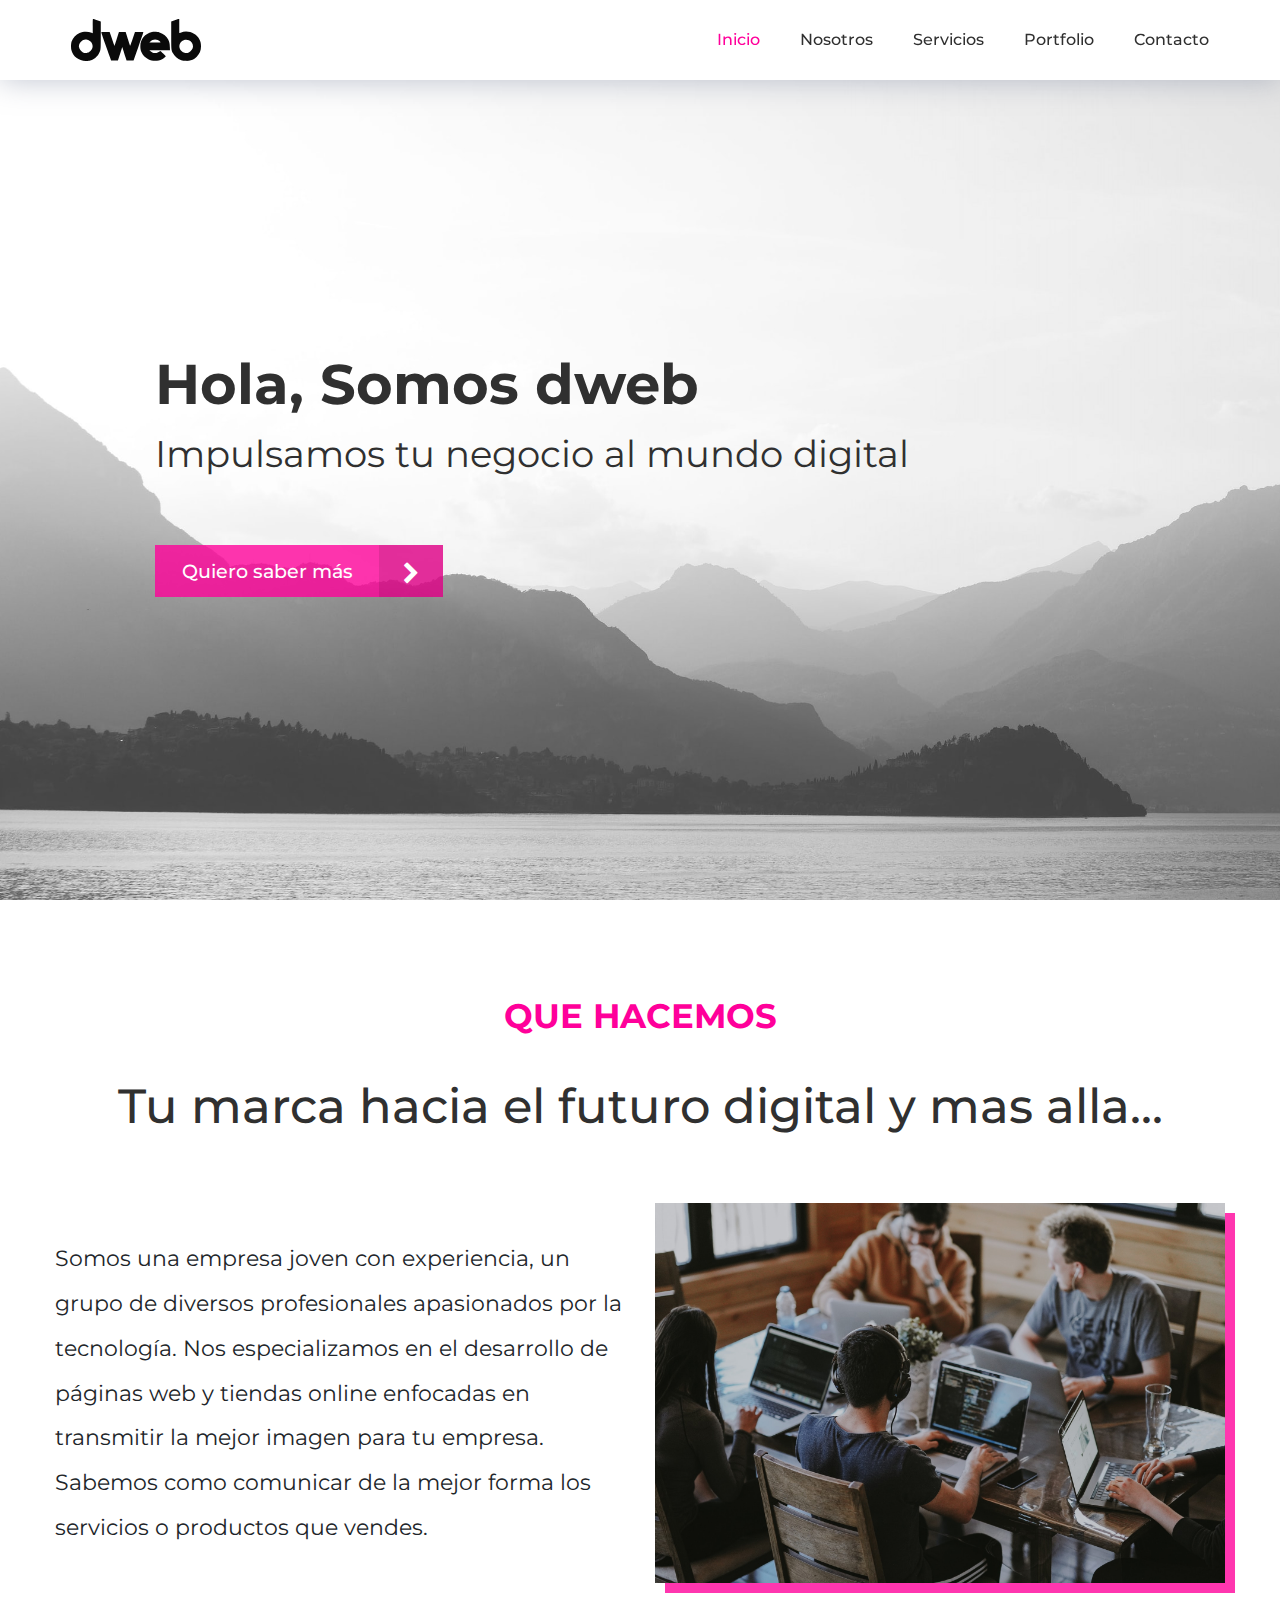
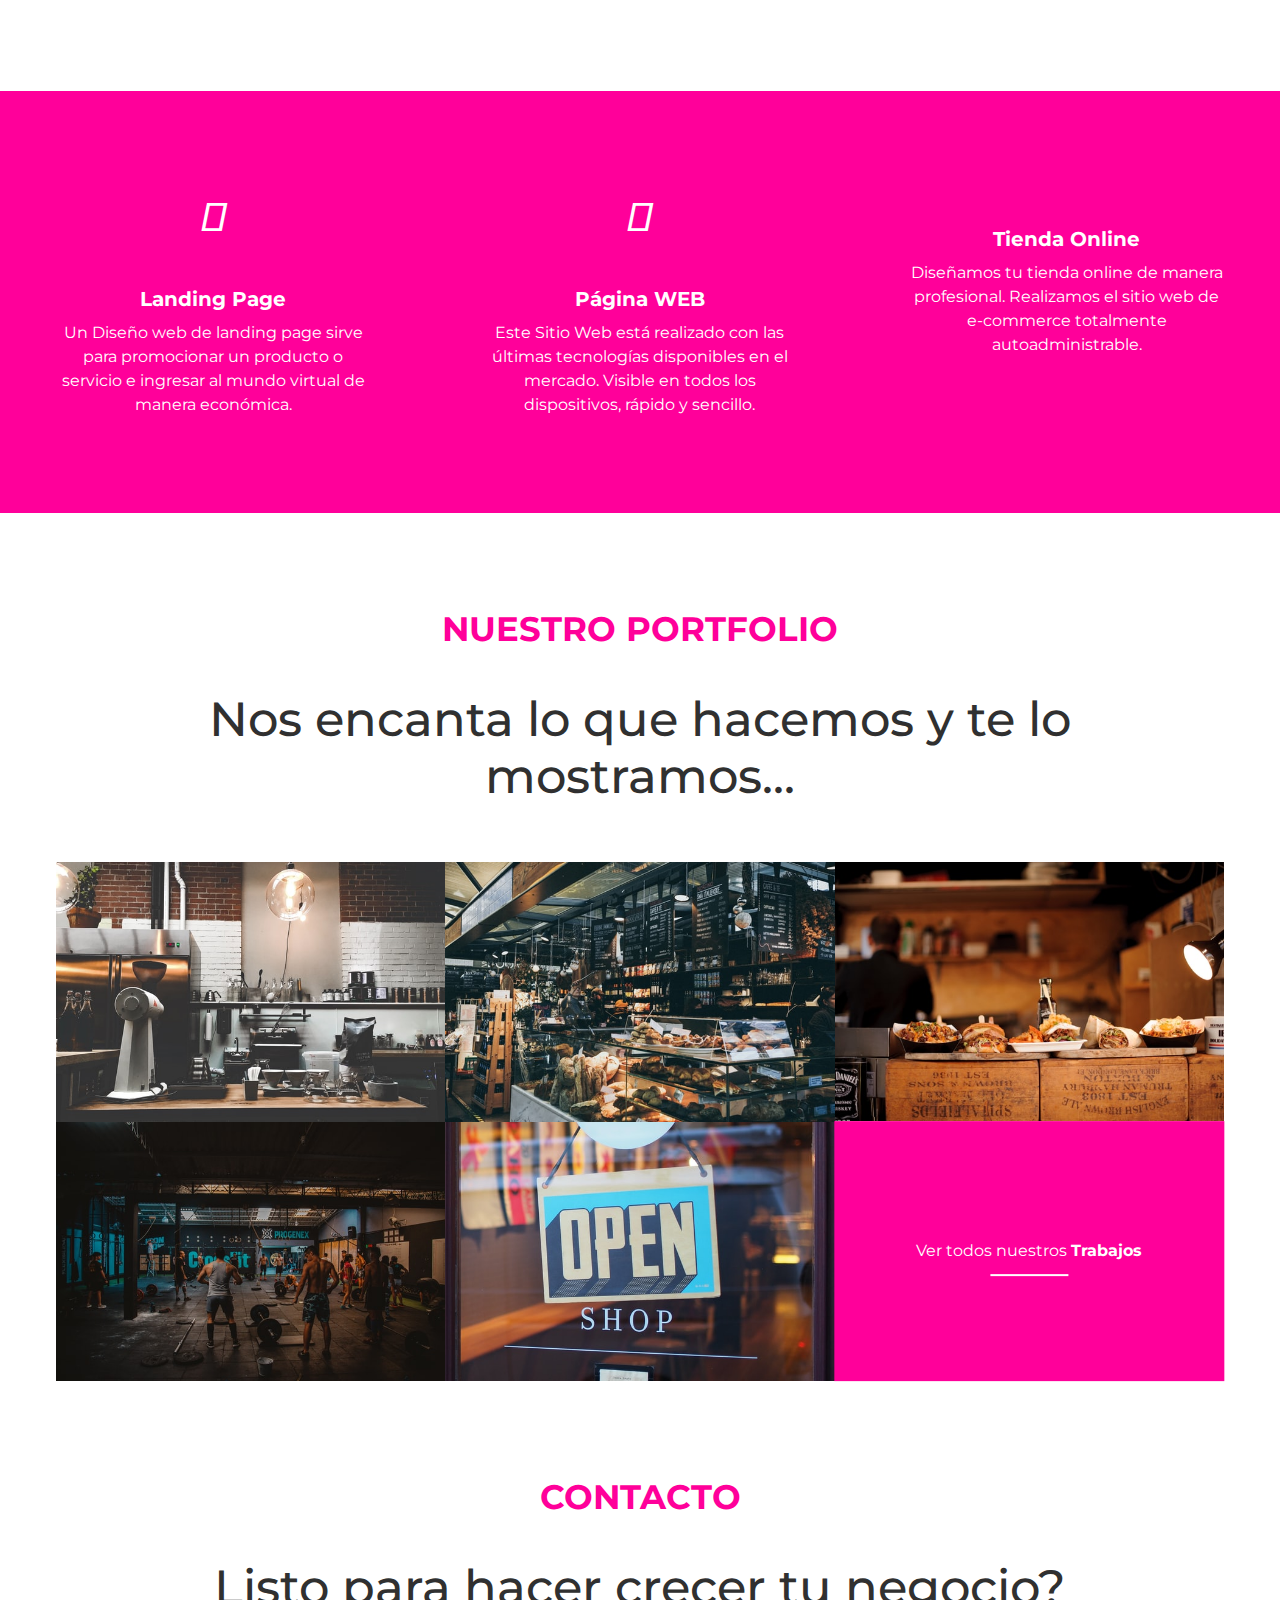
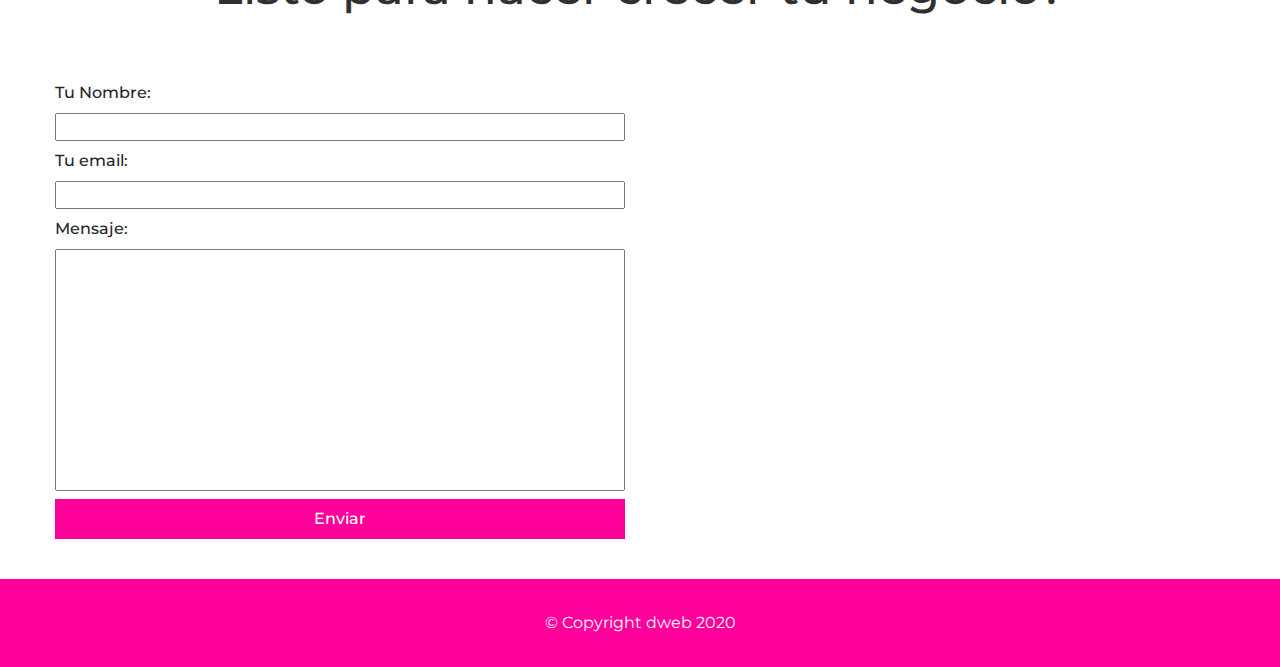
<file: index.html>
<!doctype html>
<html lang="en">

<head>

  <meta name="keywords"
    content="Desarrollo, Diseño, Web, E-commerce, Tienda, Landing, HTML, CSS, JavaScript, Diseño web, Desarrollo web">
  <meta name="description"
    content="En dweb somos apasionados por el desarrollo y queremos ponernos a tu entera disposición para poder llevar tu negocio a un próximo nivel.">

  <!-- Required meta tags -->
  <meta charset="utf-8">
  <meta name="viewport" content="width=device-width, initial-scale=1, shrink-to-fit=no">

  <!-- Bootstrap CSS -->
  <link rel="stylesheet" href="https://stackpath.bootstrapcdn.com/bootstrap/4.5.2/css/bootstrap.min.css"
    integrity="sha384-JcKb8q3iqJ61gNV9KGb8thSsNjpSL0n8PARn9HuZOnIxN0hoP+VmmDGMN5t9UJ0Z" crossorigin="anonymous">

  <!-- FONTAWESOME -->
  <link rel="stylesheet" href="https://use.fontawesome.com/releases/v5.8.1/css/all.css"
    integrity="sha384-50oBUHEmvpQ+1lW4y57PTFmhCaXp0ML5d60M1M7uH2+nqUivzIebhndOJK28anvf" crossorigin="anonymous">
  <link rel="stylesheet" href="https://cdnjs.cloudflare.com/ajax/libs/font-awesome/4.7.0/css/font-awesome.css">

  <!-- CSS -->
  <link rel="stylesheet" href="css/style.css">

  <title>Dweb | Desarrollo Web Profesional</title>
</head>

<body>

  <!-- start nav -->

  <div class="container-fluid">
    <div class="row">
      <div class="icon col">
        <button onclick="openNav(estado)" class="menu-btn" id="menuButton">
          <span class="burger-icon"></span>
        </button>
      </div>
    </div>
    <div id="menu" class="menu row">
      <div class="menu__content col">
        <a class="menu__item menu__item--logo" href="#hero"> <img src="img/logo.svg" alt=""></a>
        <a class="menu__item menu__item--link menu__item--active" href="#hero">Inicio</a>
        <a class="menu__item menu__item--link" href="conocenos.html">Nosotros</a>
        <a class="menu__item menu__item--link" href="servicios.html">Servicios</a>
        <a class="menu__item menu__item--link" href="portfolio.html">Portfolio</a>
        <a class="menu__item menu__item--link" href="contacto.html">Contacto</a>
        <p class="menu__item menu__item--p">Para nosotros desarrollar no es solo entregar y cumplir con los tiempos, es
          llevar tu idea a un siguiente nivel</p>
        <div class="menu__item menu__item--icon">
          <a href="#"> <i class=" fab fa-facebook-f"></i> </a>
          <a href="#"> <i class=" fab fa-instagram"></i> </a>
          <a href="#"> <i class=" fab fa-twitter"></i> </a>
        </div>
      </div>
    </div>
  </div>

  <!-- end nav -->

  <!-- start hero -->

  <div class="hero container-fluid" id="hero">
    <div class="row">
      <div class="hero__content col">
        <h1>Hola, Somos dweb</h1>
        <p>Impulsamos tu negocio al mundo digital</p>
        <a href="conocenos.html" class="hero__button">Quiero saber más<span></span></a>
      </div>
    </div>
  </div>

  <!-- end hero -->

  <!-- start about -->

  <div class="about container-fluid" id="about">
    <div class="row text-center text-uppercase">
      <div class="col">
        <h3>que hacemos</h3>
      </div>
    </div>
    <div class="row text-center">
      <div class="col">
        <h4>Tu marca hacia el futuro digital y mas alla...</h4>
      </div>
    </div>
    <div class="row--content row">
      <div class="about__content col-12 col-lg-6">
        <p>Somos una empresa joven con experiencia, un grupo de diversos profesionales apasionados por la tecnología.
          Nos especializamos en el desarrollo de páginas web y tiendas online enfocadas en transmitir la mejor imagen
          para tu empresa. Sabemos como comunicar de la mejor forma los servicios o productos que vendes.</p>

      </div>
      <div class="about__content col-12 col-lg-6">
        <img src="img/about.jpg" class="img-fluid" alt="">
      </div>
    </div>
  </div>

  <!-- end about -->

  <!-- start services -->

  <div class="services container-fluid" id="services">
    <div class="row">
      <div class="services__content col-12 col-lg-4">
        <div class="services__item">
          <i class="far fa-window-maximize"></i>
          <h5>Landing Page</h5>
          <p>Un Diseño web de landing page sirve para promocionar un producto o servicio e ingresar al
            mundo virtual de manera económica.</p>
        </div>
      </div>
      <div class="services__content col-12 col-lg-4">
        <div class="services__item">
          <i class="far fa-window-restore"></i>
          <h5>Página WEB</h5>
          <p>Este Sitio Web está realizado con las últimas tecnologías disponibles en el mercado. Visible en todos
            los dispositivos, rápido y sencillo.</p>
        </div>
      </div>
      <div class="services__content  col-12 col-lg-4">
        <div class="services__item services__item--nopadding">
          <i class="fas fa-store"></i>
          <h5>Tienda Online</h5>
          <p>Diseñamos tu tienda online de manera profesional. Realizamos el sitio web
            de e-commerce totalmente autoadministrable.</p>
        </div>
      </div>
    </div>
  </div>

  <!-- end services -->

  <!-- start portfolio -->

  <div class="portfolio container-fluid" id="portfolio">
    <div class="row text-center text-uppercase">
      <div class="col">
        <h3>nuestro portfolio</h3>
      </div>
    </div>
    <div class="row text-center">
      <div class="col">
        <h4>Nos encanta lo que hacemos y te lo mostramos...</h4>
      </div>
    </div>
    <div class="portfolio__galery row">
      <div class="portfolio__item col-12 col-sm-6 col-lg-4">
        <img src="img/cafe.jpg" class="portfolio__img img-fluid" alt="">
        <div class="portfolio__text">
          <p>Sistema web para <span>Tienda de Cafe.</span></p>
        </div>
      </div>
      <div class="portfolio__item col-12 col-sm-6 col-lg-4">
        <img src="img/bakery.jpg" class="portfolio__img img-fluid" alt="">
        <div class="portfolio__text">
          <p>Landing Page para <span>La Catalana.</span></p>
        </div>
      </div>
      <div class="portfolio__item col-12 col-sm-6 col-lg-4">
        <img src="img/food.jpg" class="portfolio__img img-fluid" alt="">
        <div class="portfolio__text">
          <p>Sistema de gestion de pedidos para <span>Rothar BAR.</span></p>
        </div>
      </div>
      <div class="portfolio__item col-12 col-sm-6 col-lg-4">
        <img src="img/gym.jpg" class="portfolio__img img-fluid" alt="">
        <div class="portfolio__text">
          <p>Página Web para <span>Centro de entrenamientos C.A.F</span></p>
        </div>
      </div>
      <div class="portfolio__item col-12 col-sm-6 col-lg-4">
        <img src="img/shop.jpg" class="portfolio__img img-fluid" alt="">
        <div class="portfolio__text">
          <p>Tienda Virtual para <span>Cristobal Colon.</span></p>
        </div>
      </div>
      <div class="portfolio__item col-12 col-sm-6 col-lg-4">
        <img src="img/yoga.jpg" class="portfolio__img img-fluid" alt="">
        <a href="portfolio.html" class="portfolio__button">
          <span class="portfolio__button__text">Ver todos nuestros <span>Trabajos</span> </span>
          <span class="portfolio__button__underline"></span>
        </a>
      </div>
    </div>
  </div>

  <!-- end portfolio -->

  <!-- start contact -->

  <div class="contact container-fluid" id="contact">
    <div class="row text-center text-uppercase">
      <div class="col">
        <h3>contacto</h3>
      </div>
    </div>
    <div class="row text-center">
      <div class="col">
        <h4>Listo para hacer crecer tu negocio?</h4>
      </div>
    </div>
    <div class="row">
      <div class=" contact__form col-12 col-md-6">
        <form action="#">
          <label for="name">Tu Nombre:</label>
          <input type="text" id="name">
          <label for="email">Tu email:</label>
          <input type="email" id="email">
          <label for="email">Mensaje:</label>
          <textarea name="" id="email" cols="30" rows="10"></textarea>
          <button class="contact__button" type="submit">Enviar</button>
        </form>
      </div>
      <div class="contact__map col col-md-6">
        <div class="embed-responsive embed-responsive-21by9">
          <iframe class="embed-responsive-item"
            src="https://www.google.com/maps/embed?pb=!1m10!1m8!1m3!1d13104.911758758271!2d-58.4287612!3d-34.8002068!3m2!1i1024!2i768!4f13.1!5e0!3m2!1ses!2sar!4v1595967745050!5m2!1ses!2sar"
            frameborder="0" style="border:0;" allowfullscreen="" aria-hidden="false" tabindex="0"></iframe>
        </div>
      </div>
    </div>
  </div>

  <!-- end contact -->

  <!-- start footer -->

  <div class="footer container-fluid">
    <div class="row">
      <div class="col">
        <p>© Copyright dweb 2020</p>
      </div>
    </div>
  </div>

  <!-- end footer -->










  <!-- Optional JavaScript -->

  <script>
    //Function button menu SCROLL

    window.onscroll = function () {
      scrollFunction()
    };

    function scrollFunction() {
      if (document.body.scrollTop > 100 || document.documentElement.scrollTop > 100) {
        document.getElementById("menuButton").style.background = "#FFFFFF";
        document.getElementById("menuButton").style.transition = "all 2s";


      } else {
        document.getElementById("menuButton").style.background = "transparent";
        document.getElementById("menuButton").style.transition = "all 2s";
      }
    }

    //query para corregir error en menu

    function myFunction(x) {
      if (x.matches) {
        document.getElementById("menu").style.transform = "translateX(0)";
        document.getElementById("menuButton").style.display = "none";
        document.getElementById("menu").style.boxShadow = "0px 0px 30px rgba(127, 137, 161, 0.5)";
        document.getElementById("menu").style.transition = "transform 0s";

      } else {
        document.getElementById("menu").style.transform = "translateX(-250px)";
        document.getElementById("menuButton").style.display = "inline-block";
        document.getElementById("menu").style.boxShadow = "none";
        document.getElementById("menu").style.transition = "transform 0s";
      }
    }

    var x = window.matchMedia("(min-width: 992px)")
    myFunction(x)
    x.addListener(myFunction)

    // Animacion burger button

    var menuButton = document.getElementById('menuButton');
    menuButton.addEventListener('click', function (e) {
      menuButton.classList.toggle('is-active');
      e.preventDefault();
    });

    //Function open&close menu

    window.estado = 0;

    function openNav(estado) {
      if (estado == 0) {
        document.getElementById("menu").style.transform = "translateX(0)";
        document.getElementById("menu").style.boxShadow = "0px 0px 30px rgba(127, 137, 161, 0.5)";
        document.getElementById("menu").style.transition = "all 1s";

        window.estado++;
      } else if (estado == 1) {
        document.getElementById("menu").style.transform = "translateX(-250px)";
        document.getElementById("menu").style.boxShadow = "none";
        document.getElementById("menu").style.transition = "all 1s";
        window.estado--;
      }
    }
  </script>


  <!-- jQuery first, then Popper.js, then Bootstrap JS -->
  <script src="https://code.jquery.com/jquery-3.5.1.slim.min.js"
    integrity="sha384-DfXdz2htPH0lsSSs5nCTpuj/zy4C+OGpamoFVy38MVBnE+IbbVYUew+OrCXaRkfj" crossorigin="anonymous">
  </script>
  <script src="https://cdn.jsdelivr.net/npm/popper.js@1.16.1/dist/umd/popper.min.js"
    integrity="sha384-9/reFTGAW83EW2RDu2S0VKaIzap3H66lZH81PoYlFhbGU+6BZp6G7niu735Sk7lN" crossorigin="anonymous">
  </script>
  <script src="https://stackpath.bootstrapcdn.com/bootstrap/4.5.2/js/bootstrap.min.js"
    integrity="sha384-B4gt1jrGC7Jh4AgTPSdUtOBvfO8shuf57BaghqFfPlYxofvL8/KUEfYiJOMMV+rV" crossorigin="anonymous">
  </script>
</body>

</html>
</file>
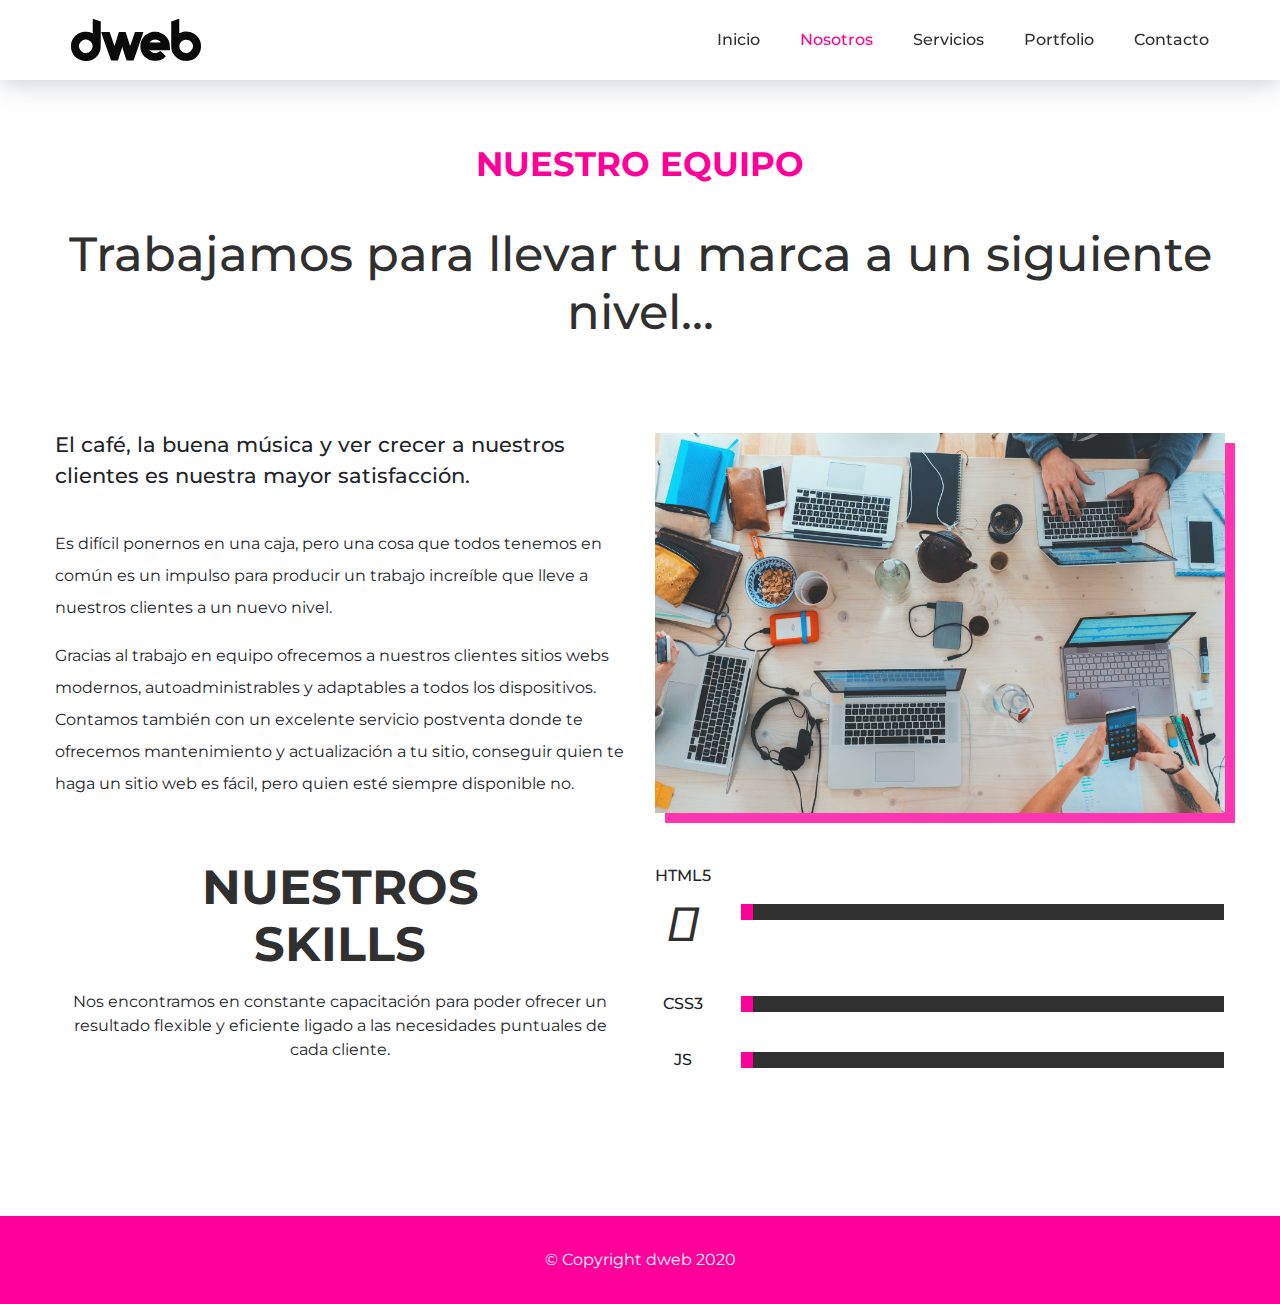
<file: conocenos.html>
<!doctype html>
<html lang="en">

<head>

  <meta name="keywords"
    content="Desarrollo, Diseño, Web, E-commerce, Tienda, Landing, HTML, CSS, JavaScript, Diseño web, Desarrollo web">
  <meta name="description"
    content="Somos una empresa joven de desarrollo web con experiencia, compromiso y estamos en constante capacitación para poder brindarte la mejor solución a tu negocio.">

  <!-- Required meta tags -->
  <meta charset="utf-8">
  <meta name="viewport" content="width=device-width, initial-scale=1, shrink-to-fit=no">

  <!-- Bootstrap CSS -->
  <link rel="stylesheet" href="https://stackpath.bootstrapcdn.com/bootstrap/4.5.2/css/bootstrap.min.css"
    integrity="sha384-JcKb8q3iqJ61gNV9KGb8thSsNjpSL0n8PARn9HuZOnIxN0hoP+VmmDGMN5t9UJ0Z" crossorigin="anonymous">

  <!-- FONTAWESOME -->
  <link rel="stylesheet" href="https://use.fontawesome.com/releases/v5.8.1/css/all.css"
    integrity="sha384-50oBUHEmvpQ+1lW4y57PTFmhCaXp0ML5d60M1M7uH2+nqUivzIebhndOJK28anvf" crossorigin="anonymous">
  <link rel="stylesheet" href="https://cdnjs.cloudflare.com/ajax/libs/font-awesome/4.7.0/css/font-awesome.css">

  <!-- CSS -->
  <link rel="stylesheet" href="css/style.css">

  <title>Dweb | Nuestro Equipo</title>
</head>

<body>

  <!-- start nav -->

  <div class="container-fluid">
    <div class="row">
      <div class="icon col">
        <button onclick="openNav(estado)" class="menu-btn" id="menuButton">
          <span class="burger-icon"></span>
        </button>
      </div>
    </div>
    <div id="menu" class="menu row">
      <div class="menu__content col">
        <a class="menu__item menu__item--logo" href="index.html#hero"> <img src="img/logo.svg" alt=""></a>
        <a class="menu__item menu__item--link" href="index.html#hero">Inicio</a>
        <a class="menu__item menu__item--link menu__item--active" href="conocenos.html">Nosotros</a>
        <a class="menu__item menu__item--link" href="servicios.html">Servicios</a>
        <a class="menu__item menu__item--link" href="portfolio.html">Portfolio</a>
        <a class="menu__item menu__item--link" href="contacto.html">Contacto</a>
        <p class="menu__item menu__item--p">Para nosotros desarrollar no es solo entregar y cumplir con los tiempos, es
          llevar tu idea a un siguiente nivel</p>
        <div class="menu__item menu__item--icon">
          <a href="#"> <i class=" fab fa-facebook-f"></i> </a>
          <a href="#"> <i class=" fab fa-instagram"></i> </a>
          <a href="#"> <i class=" fab fa-twitter"></i> </a>
        </div>
      </div>
    </div>
  </div>

  <!-- end nav -->

  <!-- start knowus -->

  <div class="know__us container-fluid">
    <div class="row text-center text-uppercase">
      <div class="col">
        <h3>Nuestro Equipo</h3>
      </div>
    </div>
    <div class="row text-center">
      <div class="col">
        <h4>Trabajamos para llevar tu marca a un siguiente nivel...</h4>
      </div>
    </div>

    <div class="row">
      <div class="know__us__content col-12 col-lg-5 col-xl-6">

        <p class="know__us__content__ptitle">El café, la buena música y ver crecer a nuestros clientes es nuestra mayor
          satisfacción.</p>

        <p class="know__us__content__p1">Es difícil ponernos en una caja, pero una cosa que todos tenemos en común es un
          impulso para producir un trabajo increíble que lleve a nuestros clientes a un nuevo nivel.</p>

        <p class="know__us__content__p2"> Gracias al trabajo en equipo ofrecemos a nuestros clientes sitios webs
          modernos, autoadministrables y adaptables a todos los dispositivos. Contamos también con un excelente
          servicio postventa donde te ofrecemos mantenimiento y actualización a tu sitio, conseguir quien te haga un
          sitio web es fácil, pero quien esté siempre disponible no.</p>
      </div>
      <div class="know__us__content col-12 col-lg-7 col-xl-6">
        <img src="img/more.jpg" class="img-fluid" alt="">
      </div>
    </div>

    <div class="row">
      <div class="know__us__skills col-12 col-lg-6">
        <h4>Nuestros skills</h4>
        <p>Nos encontramos en constante capacitación para poder ofrecer un resultado flexible y eficiente ligado a las
          necesidades puntuales de cada cliente. </p>
      </div>
      <div class="know__us__skills col-12 col-lg-6">

        <div class="know__us__skills__bar">
          <div class="know__us__skills__bar__logo">
            <p>HTML5</p>
            <i class="fab fa-html5"></i>
          </div>
          <div class="know__us__skills__bar__progress__bar">
            <span class="bar">
              <span class="progress progressHtml"></span>
            </span>
          </div>
        </div>

        <div class="know__us__skills__bar">
          <div class="know__us__skills__bar__logo">
            <p>CSS3</p>
            <i class="fab fa-css3-alt"></i>
          </div>
          <div class="know__us__skills__bar__progress__bar">
            <span class="bar">
              <span class="progress progressCss"></span>
            </span>
          </div>
        </div>

        <div class="know__us__skills__bar">
          <div class="know__us__skills__bar__logo">
            <p>JS</p>
            <i class="fab fa-js"></i>
          </div>
          <div class="know__us__skills__bar__progress__bar">
            <span class="bar">
              <span class="progress progressJs"></span>
            </span>
          </div>
        </div>

      </div>
    </div>
  </div>

  <!-- end knowus -->

  <!-- start footer -->

  <div class="footer container-fluid">
    <div class="row">
      <div class="col">
        <p>© Copyright dweb 2020</p>
      </div>
    </div>
  </div>

  <!-- end footer -->










  <!-- Optional JavaScript -->

  <script>
    //Function button menu SCROLL

    window.onscroll = function () {
      scrollFunction()
    };

    function scrollFunction() {
      if (document.body.scrollTop > 100 || document.documentElement.scrollTop > 100) {
        document.getElementById("menuButton").style.background = "#FFFFFF";
        document.getElementById("menuButton").style.transition = "all 2s";

      } else {
        document.getElementById("menuButton").style.background = "transparent";
        document.getElementById("menuButton").style.transition = "all 2s";

      }
      if (document.body.scrollTop > 300 || document.documentElement.scrollTop > 300) {
        $(".progressHtml").addClass("progress--html");
        $(".progressCss").addClass("progress--css");
        $(".progressJs").addClass("progress--js");

      } else {
        $(".progressHtml").removeClass("progress--html");
        $(".progressCss").removeClass("progress--css");
        $(".progressJs").removeClass("progress--js");

      }
    }

    //query para corregir error en menu

    function myFunction(x) {
      if (x.matches) {
        document.getElementById("menu").style.transform = "translateX(0)";
        document.getElementById("menuButton").style.display = "none";
        document.getElementById("menu").style.boxShadow = "0px 0px 30px rgba(127, 137, 161, 0.5)";
        document.getElementById("menu").style.transition = "transform 0s";

      } else {
        document.getElementById("menu").style.transform = "translateX(-250px)";
        document.getElementById("menuButton").style.display = "inline-block";
        document.getElementById("menu").style.boxShadow = "none";
        document.getElementById("menu").style.transition = "transform 0s";


      }
    }

    var x = window.matchMedia("(min-width: 992px)")
    myFunction(x)
    x.addListener(myFunction)

    // Animacion burger button

    var menuButton = document.getElementById('menuButton');
    menuButton.addEventListener('click', function (e) {
      menuButton.classList.toggle('is-active');
      e.preventDefault();
    });


    //Function open&close menu

    window.estado = 0;

    function openNav(estado) {
      if (estado == 0) {
        document.getElementById("menu").style.transform = "translateX(0)";
        document.getElementById("menu").style.boxShadow = "0px 0px 30px rgba(127, 137, 161, 0.5)";
        document.getElementById("menu").style.transition = "all 1s";

        window.estado++;
      } else if (estado == 1) {
        document.getElementById("menu").style.transform = "translateX(-250px)";
        document.getElementById("menu").style.boxShadow = "none";
        document.getElementById("menu").style.transition = "all 1s";
        window.estado--;
      }
    }
  </script>


  <!-- jQuery first, then Popper.js, then Bootstrap JS -->
  <script src="https://code.jquery.com/jquery-3.5.1.slim.min.js"
    integrity="sha384-DfXdz2htPH0lsSSs5nCTpuj/zy4C+OGpamoFVy38MVBnE+IbbVYUew+OrCXaRkfj" crossorigin="anonymous">
  </script>
  <script src="https://cdn.jsdelivr.net/npm/popper.js@1.16.1/dist/umd/popper.min.js"
    integrity="sha384-9/reFTGAW83EW2RDu2S0VKaIzap3H66lZH81PoYlFhbGU+6BZp6G7niu735Sk7lN" crossorigin="anonymous">
  </script>
  <script src="https://stackpath.bootstrapcdn.com/bootstrap/4.5.2/js/bootstrap.min.js"
    integrity="sha384-B4gt1jrGC7Jh4AgTPSdUtOBvfO8shuf57BaghqFfPlYxofvL8/KUEfYiJOMMV+rV" crossorigin="anonymous">
  </script>
</body>

</html>
</file>
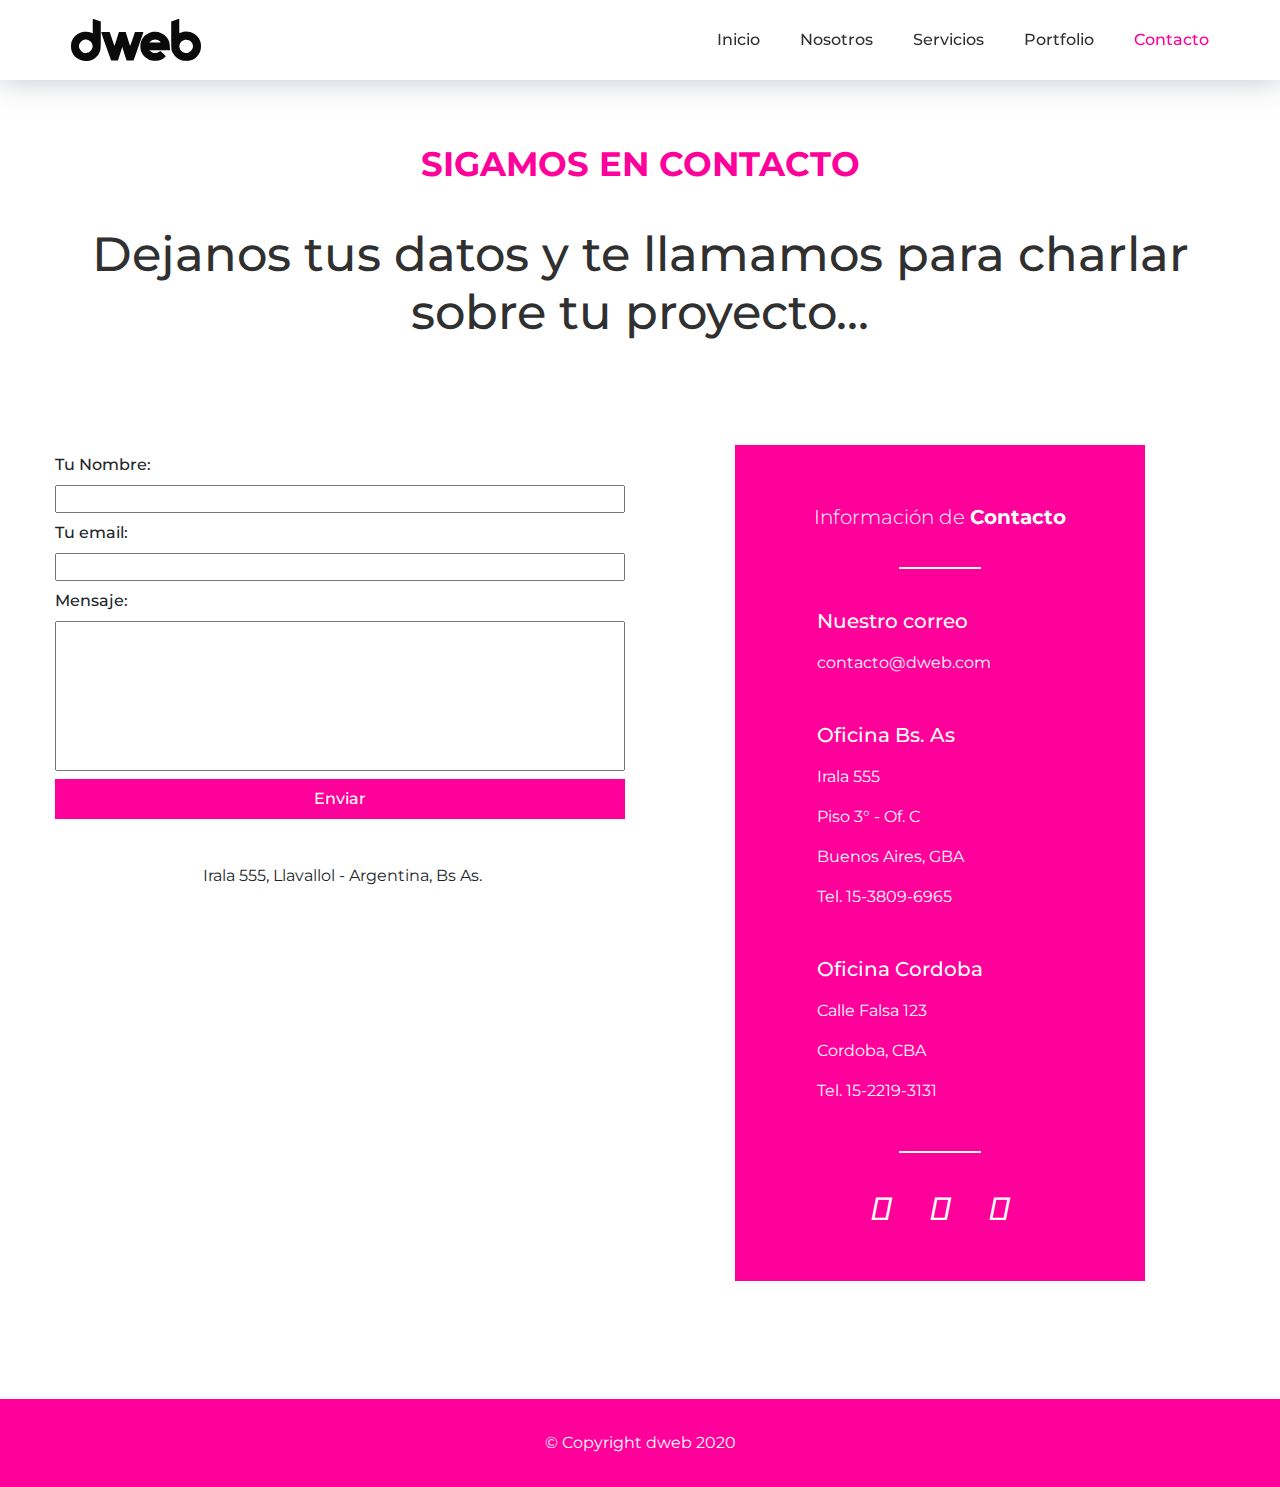
<file: contacto.html>
<!doctype html>
<html lang="en">

<head>

  <meta name="keywords"
    content="Desarrollo, Diseño, Web, E-commerce, Tienda, Landing, HTML, CSS, JavaScript, Diseño web, Desarrollo web">
  <meta name="description"
    content="En dweb somos apasionados por el desarrollo y queremos ponernos a tu entera disposición para hacer realidad tu proyecto. Contactanos">

  <!-- Required meta tags -->
  <meta charset="utf-8">
  <meta name="viewport" content="width=device-width, initial-scale=1, shrink-to-fit=no">

  <!-- Bootstrap CSS -->
  <link rel="stylesheet" href="https://stackpath.bootstrapcdn.com/bootstrap/4.5.2/css/bootstrap.min.css"
    integrity="sha384-JcKb8q3iqJ61gNV9KGb8thSsNjpSL0n8PARn9HuZOnIxN0hoP+VmmDGMN5t9UJ0Z" crossorigin="anonymous">

  <!-- FONTAWESOME -->
  <link rel="stylesheet" href="https://use.fontawesome.com/releases/v5.8.1/css/all.css"
    integrity="sha384-50oBUHEmvpQ+1lW4y57PTFmhCaXp0ML5d60M1M7uH2+nqUivzIebhndOJK28anvf" crossorigin="anonymous">
  <link rel="stylesheet" href="https://cdnjs.cloudflare.com/ajax/libs/font-awesome/4.7.0/css/font-awesome.css">

  <!-- CSS -->
  <link rel="stylesheet" href="css/style.css">

  <title>Dweb | Contacto</title>

</head>

<body>

  <!-- start nav -->

  <div class="container-fluid">
    <div class="row">
      <div class="icon col">
        <button onclick="openNav(estado)" class="menu-btn" id="menuButton">
          <span class="burger-icon"></span>
        </button>
      </div>
    </div>
    <div id="menu" class="menu row">
      <div class="menu__content col">
        <a class="menu__item menu__item--logo" href="index.html#hero"> <img src="img/logo.svg" alt=""></a>
        <a class="menu__item menu__item--link" href="index.html#hero">Inicio</a>
        <a class="menu__item menu__item--link" href="conocenos.html">Nosotros</a>
        <a class="menu__item menu__item--link" href="servicios.html">Servicios</a>
        <a class="menu__item menu__item--link" href="portfolio.html">Portfolio</a>
        <a class="menu__item menu__item--link menu__item--active" href="contacto.html">Contacto</a>
        <p class="menu__item menu__item--p">Para nosotros desarrollar no es solo entregar y cumplir con los tiempos, es
          llevar tu idea a un siguiente nivel</p>
        <div class="menu__item menu__item--icon">
          <a href="#"> <i class=" fab fa-facebook-f"></i> </a>
          <a href="#"> <i class=" fab fa-instagram"></i> </a>
          <a href="#"> <i class=" fab fa-twitter"></i> </a>
        </div>
      </div>
    </div>
  </div>

  <!-- end nav -->

  <!-- start contact -->

  <div class="contact__us container-fluid">
    <div class="row text-center text-uppercase">
      <div class="col">
        <h3>sigamos en contacto</h3>
      </div>
    </div>
    <div class="row text-center">
      <div class="col">
        <h4>Dejanos tus datos y te llamamos para charlar sobre tu proyecto...</h4>
      </div>
    </div>

    <div class="row">
      <div class=" contact__form col-12 col-lg-6">
        <form action="#">
          <label for="name">Tu Nombre:</label>
          <input type="text" id="name">
          <label for="email">Tu email:</label>
          <input type="email" id="email">
          <label for="email">Mensaje:</label>
          <textarea name="" id="email" cols="30" rows="10"></textarea>
          <button class="contact__button" type="submit">Enviar</button>
        </form>

        <div class="contact__map">

          <p> <span><i class="fas fa-map-marker-alt"></i></span> Irala 555, Llavallol - Argentina, Bs As.</p>
          <div class="embed-responsive embed-responsive-21by9">
            <iframe class="embed-responsive-item"
              src="https://www.google.com/maps/embed?pb=!1m10!1m8!1m3!1d13104.911758758271!2d-58.4287612!3d-34.8002068!3m2!1i1024!2i768!4f13.1!5e0!3m2!1ses!2sar!4v1595967745050!5m2!1ses!2sar"
              frameborder="0" style="border:0;" allowfullscreen="" aria-hidden="false" tabindex="0"></iframe>
          </div>
        </div>
      </div>
      <div class="contact__info col-12 col-lg-6">
        <div class="contact__info__container">
          <h5>Información de <span>Contacto</span> </h5>
          <span></span>
          <h5 class="contact__info__title">Nuestro correo</h5>
          <p>contacto@dweb.com</p>
          <h5 class="contact__info__title">Oficina Bs. As</h5>
          <p>Irala 555</p>
          <p>Piso 3° - Of. C</p>
          <p>Buenos Aires, GBA</p>
          <p>Tel. 15-3809-6965</p>
          <h5 class="contact__info__title">Oficina Cordoba</h5>
          <p>Calle Falsa 123</p>
          <p>Cordoba, CBA</p>
          <p class="contact__info--lastitem">Tel. 15-2219-3131</p>
          <span></span>

          <div class="contact__info__link">
            <a href="#"> <i class=" fab fa-facebook-f"></i> </a>
            <a href="#"> <i class=" fab fa-instagram"></i> </a>
            <a href="#"> <i class=" fab fa-twitter"></i> </a>
          </div>

        </div>
      </div>
    </div>
  </div>

  <!-- end contact -->

  <!-- start footer -->

  <div class="footer container-fluid">
    <div class="row">
      <div class="col">
        <p>© Copyright dweb 2020</p>
      </div>
    </div>
  </div>

  <!-- end footer -->










  <!-- Optional JavaScript -->


  <script>
    //Function button menu SCROLL

    window.onscroll = function () {
      scrollFunction()
    };

    function scrollFunction() {
      if (document.body.scrollTop > 100 || document.documentElement.scrollTop > 100) {
        document.getElementById("menuButton").style.background = "#FFFFFF";
        document.getElementById("menuButton").style.transition = "all 2s";

      } else {
        document.getElementById("menuButton").style.background = "transparent";
        document.getElementById("menuButton").style.transition = "all 2s";

      }
    }

    //query para corregir error en menu

    function myFunction(x) {
      if (x.matches) {
        document.getElementById("menu").style.transform = "translateX(0)";
        document.getElementById("menuButton").style.display = "none";
        document.getElementById("menu").style.boxShadow = "0px 0px 30px rgba(127, 137, 161, 0.5)";
        document.getElementById("menu").style.transition = "transform 0s";

      } else {
        document.getElementById("menu").style.transform = "translateX(-250px)";
        document.getElementById("menuButton").style.display = "inline-block";
        document.getElementById("menu").style.boxShadow = "none";
        document.getElementById("menu").style.transition = "transform 0s";
      }
    }

    var x = window.matchMedia("(min-width: 992px)")
    myFunction(x)
    x.addListener(myFunction)

    // Animacion burger button

    var menuButton = document.getElementById('menuButton');
    menuButton.addEventListener('click', function (e) {
      menuButton.classList.toggle('is-active');
      e.preventDefault();
    });


    //Function open&close menu

    window.estado = 0;

    function openNav(estado) {
      if (estado == 0) {
        document.getElementById("menu").style.transform = "translateX(0)";
        document.getElementById("menu").style.boxShadow = "0px 0px 30px rgba(127, 137, 161, 0.5)";
        document.getElementById("menu").style.transition = "all 1s";

        window.estado++;
      } else if (estado == 1) {
        document.getElementById("menu").style.transform = "translateX(-250px)";
        document.getElementById("menu").style.boxShadow = "none";
        document.getElementById("menu").style.transition = "all 1s";
        window.estado--;
      }
    }
  </script>

  <!-- jQuery first, then Popper.js, then Bootstrap JS -->
  <script src="https://code.jquery.com/jquery-3.5.1.slim.min.js"
    integrity="sha384-DfXdz2htPH0lsSSs5nCTpuj/zy4C+OGpamoFVy38MVBnE+IbbVYUew+OrCXaRkfj" crossorigin="anonymous">
  </script>
  <script src="https://cdn.jsdelivr.net/npm/popper.js@1.16.1/dist/umd/popper.min.js"
    integrity="sha384-9/reFTGAW83EW2RDu2S0VKaIzap3H66lZH81PoYlFhbGU+6BZp6G7niu735Sk7lN" crossorigin="anonymous">
  </script>
  <script src="https://stackpath.bootstrapcdn.com/bootstrap/4.5.2/js/bootstrap.min.js"
    integrity="sha384-B4gt1jrGC7Jh4AgTPSdUtOBvfO8shuf57BaghqFfPlYxofvL8/KUEfYiJOMMV+rV" crossorigin="anonymous">
  </script>
</body>

</html>
</file>
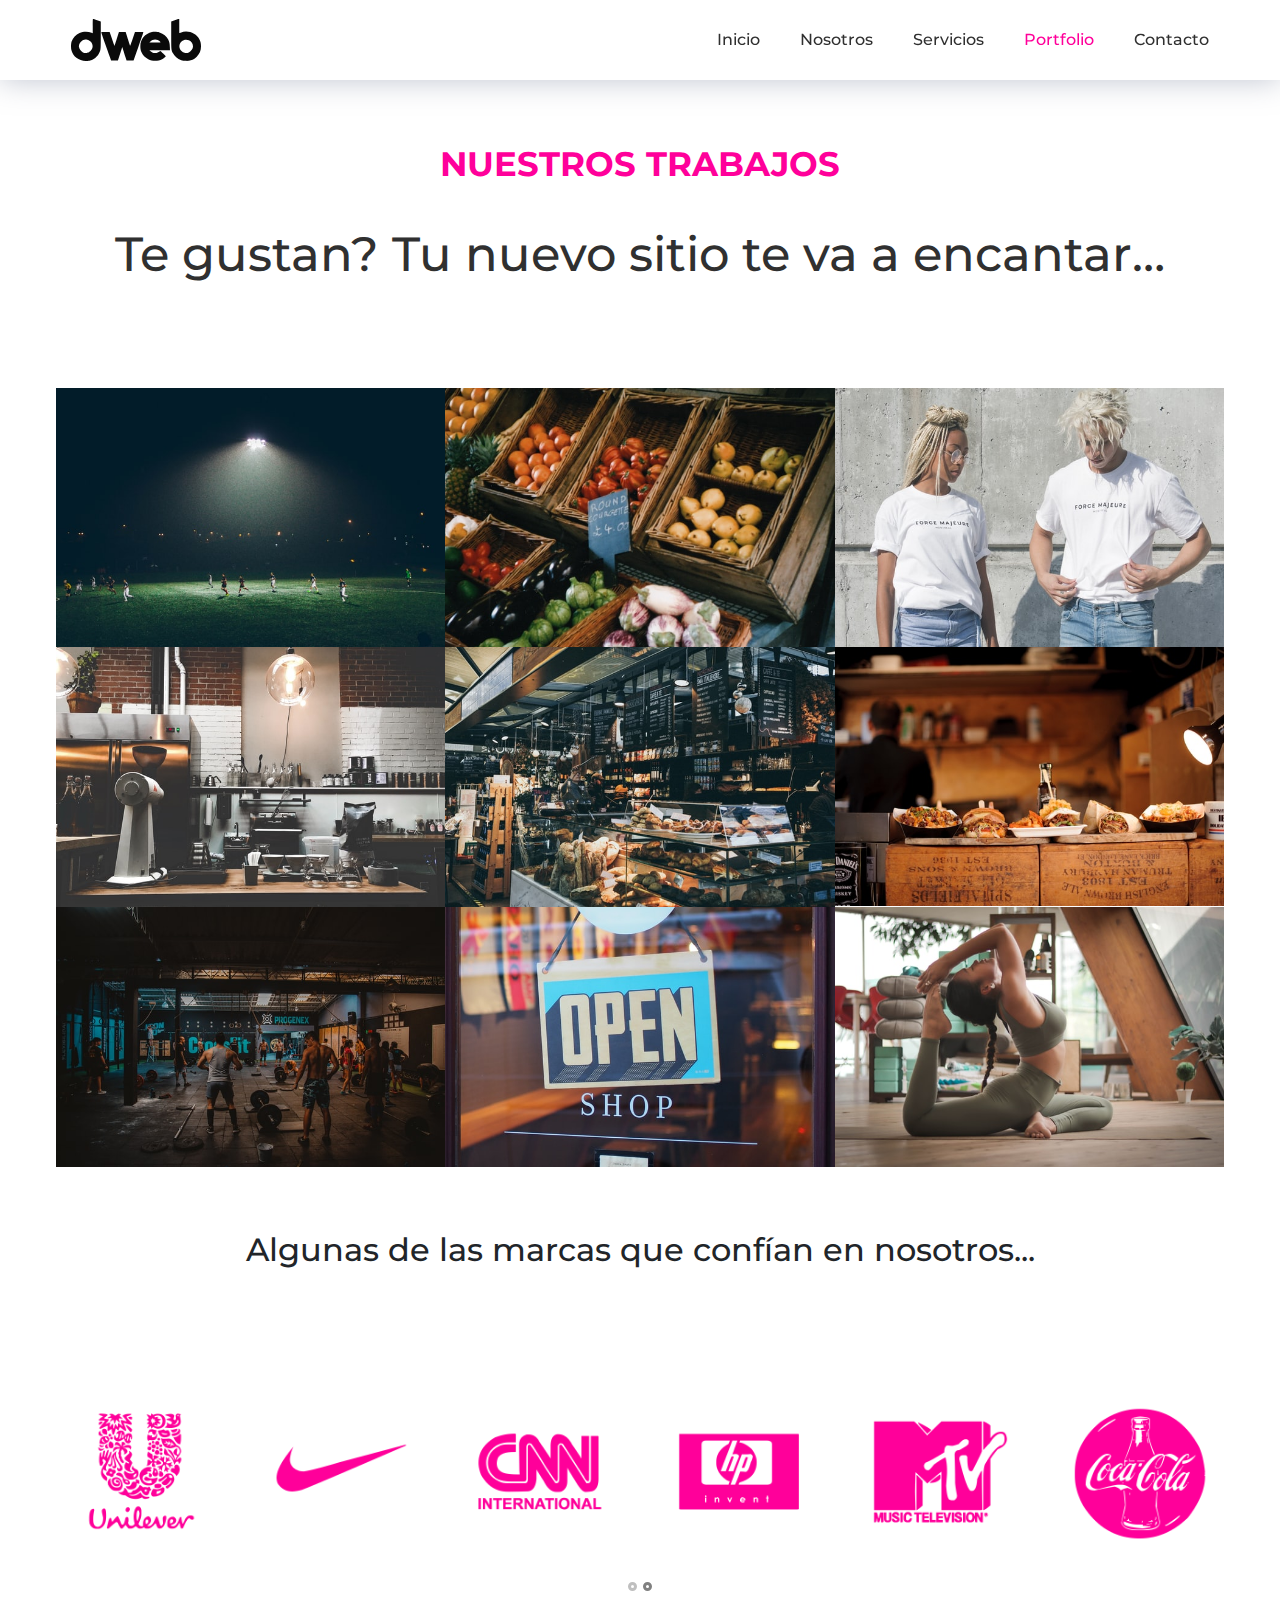
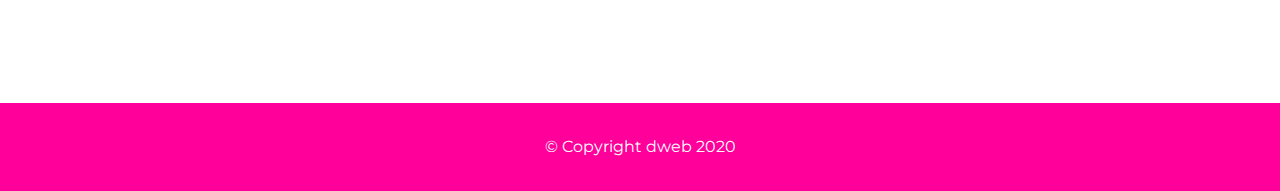
<file: portfolio.html>
<!doctype html>
<html lang="en">

<head>

  <meta name="keywords"
    content="Desarrollo, Diseño, Web, E-commerce, Tienda, Landing, HTML, CSS, JavaScript, Diseño web, Desarrollo web">
  <meta name="description"
    content="Desarrollo web personalizado y adaptado a las necesidades de cada uno de nuestros clientes. Trabajamos con todo tipo de clientes y sectores">

  <!-- Required meta tags -->
  <meta charset="utf-8">
  <meta name="viewport" content="width=device-width, initial-scale=1, shrink-to-fit=no">

  <!-- Bootstrap CSS -->
  <link rel="stylesheet" href="https://stackpath.bootstrapcdn.com/bootstrap/4.5.2/css/bootstrap.min.css"
    integrity="sha384-JcKb8q3iqJ61gNV9KGb8thSsNjpSL0n8PARn9HuZOnIxN0hoP+VmmDGMN5t9UJ0Z" crossorigin="anonymous">

  <!-- FONTAWESOME -->
  <link rel="stylesheet" href="https://use.fontawesome.com/releases/v5.8.1/css/all.css"
    integrity="sha384-50oBUHEmvpQ+1lW4y57PTFmhCaXp0ML5d60M1M7uH2+nqUivzIebhndOJK28anvf" crossorigin="anonymous">
  <link rel="stylesheet" href="https://cdnjs.cloudflare.com/ajax/libs/font-awesome/4.7.0/css/font-awesome.css">

  <!-- CSS -->
  <link rel="stylesheet" href="css/style.css">

  <title>Dweb | Portfolio</title>
</head>

<body>

  <!-- start nav -->

  <div class="container-fluid">
    <div class="row">
      <div class="icon col">
        <button onclick="openNav(estado)" class="menu-btn" id="menuButton">
          <span class="burger-icon"></span>
        </button>
      </div>
    </div>
    <div id="menu" class="menu row">
      <div class="menu__content col">
        <a class="menu__item menu__item--logo" href="index.html#hero"> <img src="img/logo.svg" alt=""></a>
        <a class="menu__item menu__item--link" href="index.html#hero">Inicio</a>
        <a class="menu__item menu__item--link" href="conocenos.html">Nosotros</a>
        <a class="menu__item menu__item--link" href="servicios.html">Servicios</a>
        <a class="menu__item menu__item--link  menu__item--active" href="portfolio.html">Portfolio</a>
        <a class="menu__item menu__item--link" href="contacto.html">Contacto</a>
        <p class="menu__item menu__item--p">Para nosotros desarrollar no es solo entregar y cumplir con los tiempos, es
          llevar tu idea a un siguiente nivel</p>
        <div class="menu__item menu__item--icon">
          <a href="#"> <i class=" fab fa-facebook-f"></i> </a>
          <a href="#"> <i class=" fab fa-instagram"></i> </a>
          <a href="#"> <i class=" fab fa-twitter"></i> </a>
        </div>
      </div>
    </div>
  </div>

  <!-- end nav -->


  <!-- start portfolio -->

  <div class="our__portfolio container-fluid" id="portfolio">
    <div class="row text-center text-uppercase">
      <div class="col">
        <h3>nuestros trabajos</h3>
      </div>
    </div>
    <div class="row text-center">
      <div class="col">
        <h4>Te gustan? Tu nuevo sitio te va a encantar…</h4>
      </div>
    </div>

    <div class="portfolio__galery row">
      <div class="portfolio__item portfolio__item--dnone col-12 col-sm-6 col-lg-4">
        <img src="img/football.jpg" class="portfolio__img img-fluid" alt="">
        <div class="portfolio__text">
          <p>Página Web para <span>Area 5.</span></p>
        </div>
      </div>
      <div class="portfolio__item col-12 col-sm-6 col-lg-4">
        <img src="img/market.jpg" class="portfolio__img img-fluid" alt="">
        <div class="portfolio__text">
          <p>Tienda Online para <span>Natural Market.</span></p>
        </div>
      </div>
      <div class="portfolio__item col-12 col-sm-6 col-lg-4">
        <img src="img/sublimation.jpg" class="portfolio__img img-fluid" alt="">
        <div class="portfolio__text">
          <p>Tienda Online para <span>Infinity Sublimacion</span></p>
        </div>
      </div>
      <div class="portfolio__item col-12 col-sm-6 col-lg-4">
        <img src="img/cafe.jpg" class="portfolio__img img-fluid" alt="">
        <div class="portfolio__text">
          <p>Sistema Web para <span>Tienda de Cafe.</span></p>
        </div>
      </div>
      <div class="portfolio__item col-12 col-sm-6 col-lg-4">
        <img src="img/bakery.jpg" class="portfolio__img img-fluid" alt="">
        <div class="portfolio__text">
          <p>Landing Page para <span>La Catalana.</span></p>
        </div>
      </div>
      <div class="portfolio__item col-12 col-sm-6 col-lg-4">
        <img src="img/food.jpg" class="portfolio__img img-fluid" alt="">
        <div class="portfolio__text">
          <p>Sistema de gestión de pedidos para <span>Rothar BAR.</span></p>
        </div>
      </div>
      <div class="portfolio__item col-12 col-sm-6 col-lg-4">
        <img src="img/gym.jpg" class="portfolio__img img-fluid" alt="">
        <div class="portfolio__text">
          <p>Página Web para <span>Centro de entrenamientos C.A.F</span></p>
        </div>
      </div>
      <div class="portfolio__item col-12 col-sm-6 col-lg-4">
        <img src="img/shop.jpg" class="portfolio__img img-fluid" alt="">
        <div class="portfolio__text">
          <p>Tienda Virtual para <span>Cristobal Colon.</span></p>
        </div>
      </div>
      <div class="portfolio__item col-12 col-sm-6 col-lg-4">
        <img src="img/yoga.jpg" class="portfolio__img img-fluid" alt="">
        <div class="portfolio__text">
          <p>Landing Page para <span>Ariana Yoga.</span></p>
        </div>
      </div>
    </div>

    <div class="row">
      <div class="our__portfolio__brand col">
        <h5>Algunas de las marcas que confían en nosotros...</h5>
      </div>
    </div>

    <!-- carousel start -->
    <div class="row">
      <div class="col">
        <div id="blogCarousel" class="carousel slide" data-ride="carousel">
          <ol class="carousel-indicators">
            <li data-target="#blogCarousel" data-slide-to="0" class=""></li>
            <li data-target="#blogCarousel" data-slide-to="1" class="active"></li>
          </ol>
          <!-- Carousel items -->
          <div class="carousel-inner">
            <div class="carousel-item">
              <div class="row">
                <div class="col-2">
                  <a href="#">
                    <img src="img/bg.png" alt="Image" class="img-fluid">
                  </a>
                </div>
                <div class="col-2">
                  <a href="#">
                    <img src="img/domino.png" alt="Image" class="img-fluid">
                  </a>
                </div>
                <div class="col-2">
                  <a href="#">
                    <img src="img/kfc.png" alt="Image" class="img-fluid">
                  </a>
                </div>

                <div class="col-2">
                  <a href="#">
                    <img src="img/mc.png" alt="Image" class="img-fluid">
                  </a>
                </div>

                <div class="col-2">
                  <a href="#">
                    <img src="img/pizzahut.png" alt="Image" class="img-fluid">
                  </a>
                </div>
                <div class="col-2">
                  <a href="#">
                    <img src="img/taco.png" alt="Image" class="img-fluid">
                  </a>
                </div>
              </div>
              <!--.row-->
            </div>
            <!--.item-->
            <div class="carousel-item active">
              <div class="row">
                <div class="col-2">
                  <a href="#">
                    <img src="img/uni.png" alt="Image" class="img-fluid">
                  </a>
                </div>
                <div class="col-2">
                  <a href="#">
                    <img src="img/nike.png" alt="Image" class="img-fluid">
                  </a>
                </div>
                <div class="col-2">
                  <a href="#">
                    <img src="img/cnn.png" alt="Image" class="img-fluid">
                  </a>
                </div>

                <div class="col-2">
                  <a href="#">
                    <img src="img/hp.png" alt="Image" class="img-fluid">
                  </a>
                </div>
                <div class="col-2">
                  <a href="#">
                    <img src="img/mtv.png" alt="Image" class="img-fluid">
                  </a>
                </div>

                <div class="col-2">
                  <a href="#">
                    <img src="img/coca.png" alt="Image" class="img-fluid">
                  </a>
                </div>

              </div>
              <!--.row-->
            </div>
            <!--.item-->

          </div>
          <!--.carousel-inner-->
        </div>
        <!--.Carousel-->

      </div>
    </div>
    <!-- carousel end -->
  </div>

  <!-- end portfolio -->


  <!-- start footer -->

  <div class="footer container-fluid">
    <div class="row">
      <div class="col">
        <p>© Copyright dweb 2020</p>
      </div>
    </div>
  </div>

  <!-- end footer -->










  <!-- Optional JavaScript -->


  <script>
    //Function button menu SCROLL

    window.onscroll = function () {
      scrollFunction()
    };

    function scrollFunction() {
      if (document.body.scrollTop > 100 || document.documentElement.scrollTop > 100) {
        document.getElementById("menuButton").style.background = "#FFFFFF";
        document.getElementById("menuButton").style.transition = "all 2s";

      } else {
        document.getElementById("menuButton").style.background = "transparent";
        document.getElementById("menuButton").style.transition = "all 2s";
      }
    }


    //query para corregir error en menu

    function myFunction(x) {
      if (x.matches) {
        document.getElementById("menu").style.transform = "translateX(0)";
        document.getElementById("menuButton").style.display = "none";
        document.getElementById("menu").style.boxShadow = "0px 0px 30px rgba(127, 137, 161, 0.5)";
        document.getElementById("menu").style.transition = "transform 0s";

      } else {
        document.getElementById("menu").style.transform = "translateX(-250px)";
        document.getElementById("menuButton").style.display = "inline-block";
        document.getElementById("menu").style.boxShadow = "none";
        document.getElementById("menu").style.transition = "transform 0s";
      }
    }

    var x = window.matchMedia("(min-width: 992px)")
    myFunction(x)
    x.addListener(myFunction)


    // Animacion burger button

    var menuButton = document.getElementById('menuButton');
    menuButton.addEventListener('click', function (e) {
      menuButton.classList.toggle('is-active');
      e.preventDefault();
    });


    //Function open&close menu

    window.estado = 0;

    function openNav(estado) {
      if (estado == 0) {
        document.getElementById("menu").style.transform = "translateX(0)";
        document.getElementById("menu").style.boxShadow = "0px 0px 30px rgba(127, 137, 161, 0.5)";
        document.getElementById("menu").style.transition = "all 1s";

        window.estado++;
      } else if (estado == 1) {
        document.getElementById("menu").style.transform = "translateX(-250px)";
        document.getElementById("menu").style.boxShadow = "none";
        document.getElementById("menu").style.transition = "all 1s";
        window.estado--;
      }
    }
  </script>

  <!-- jQuery first, then Popper.js, then Bootstrap JS -->
  <script src="https://code.jquery.com/jquery-3.5.1.slim.min.js"
    integrity="sha384-DfXdz2htPH0lsSSs5nCTpuj/zy4C+OGpamoFVy38MVBnE+IbbVYUew+OrCXaRkfj" crossorigin="anonymous">
  </script>
  <script src="https://cdn.jsdelivr.net/npm/popper.js@1.16.1/dist/umd/popper.min.js"
    integrity="sha384-9/reFTGAW83EW2RDu2S0VKaIzap3H66lZH81PoYlFhbGU+6BZp6G7niu735Sk7lN" crossorigin="anonymous">
  </script>
  <script src="https://stackpath.bootstrapcdn.com/bootstrap/4.5.2/js/bootstrap.min.js"
    integrity="sha384-B4gt1jrGC7Jh4AgTPSdUtOBvfO8shuf57BaghqFfPlYxofvL8/KUEfYiJOMMV+rV" crossorigin="anonymous">
  </script>
</body>

</html>
</file>
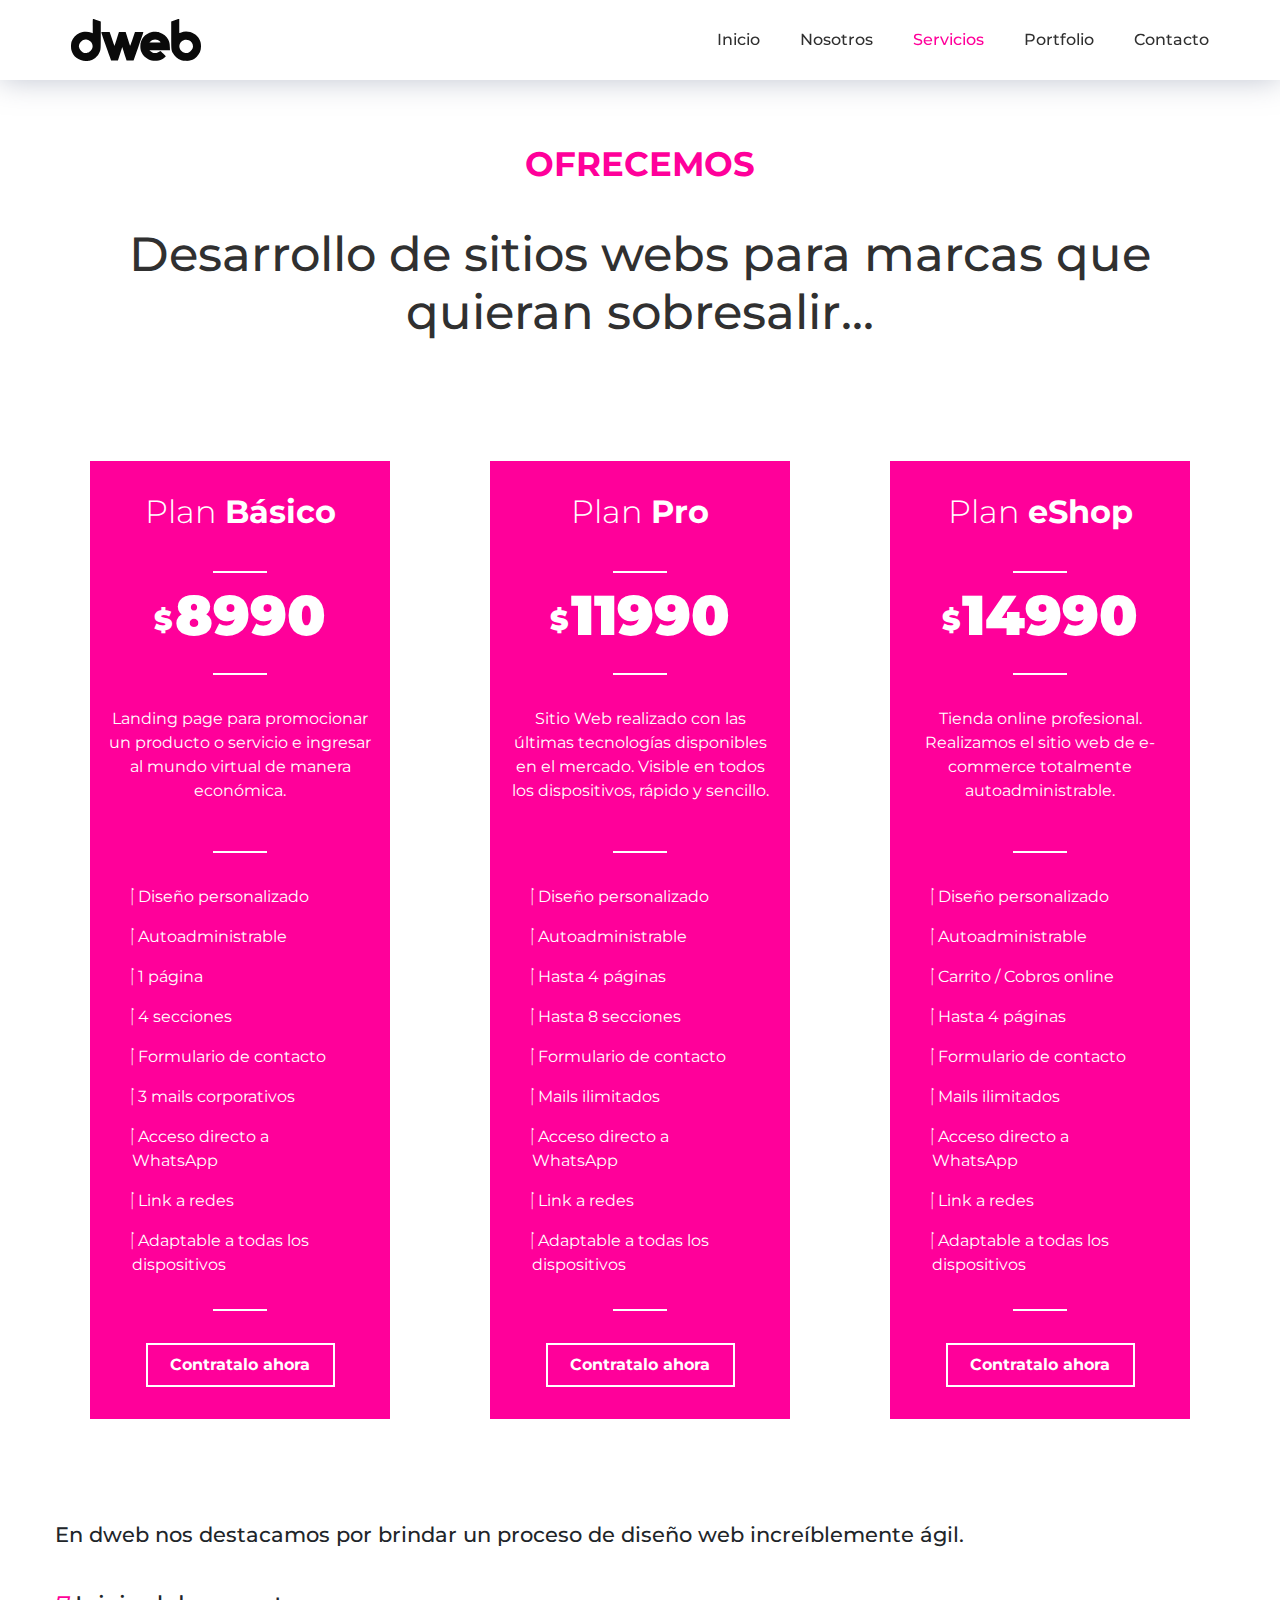
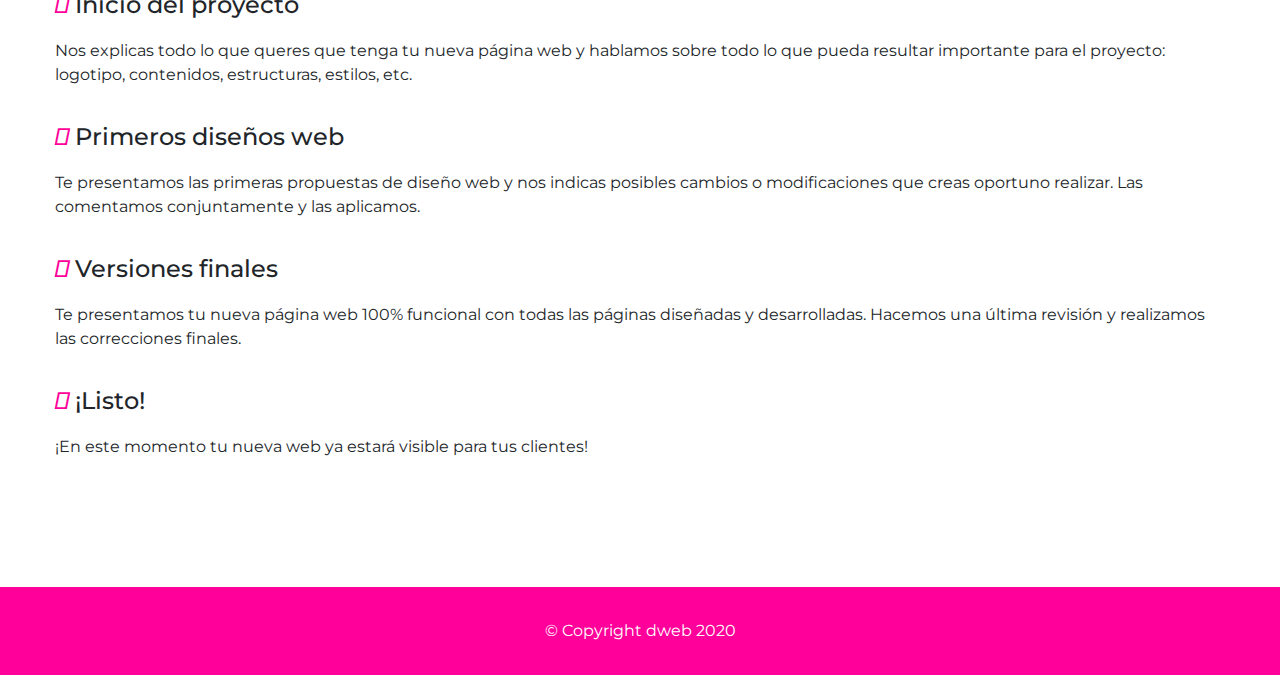
<file: servicios.html>
<!doctype html>
<html lang="en">

<head>

  <meta name="keywords"
    content="Desarrollo, Diseño, Web, E-commerce, Tienda, Landing, HTML, CSS, JavaScript, Diseño web, Desarrollo web">
  <meta name="description"
    content="Diseñamos tu sitio web a un precio economico. Tenemos distintos planes que se adaptan  a tus necesidades Landing Page, Sitio Web con secciones, Tienda Online y mucho mas.">

  <!-- Required meta tags -->
  <meta charset="utf-8">
  <meta name="viewport" content="width=device-width, initial-scale=1, shrink-to-fit=no">

  <!-- Bootstrap CSS -->
  <link rel="stylesheet" href="https://stackpath.bootstrapcdn.com/bootstrap/4.5.2/css/bootstrap.min.css"
    integrity="sha384-JcKb8q3iqJ61gNV9KGb8thSsNjpSL0n8PARn9HuZOnIxN0hoP+VmmDGMN5t9UJ0Z" crossorigin="anonymous">

  <!-- FONTAWESOME -->
  <link rel="stylesheet" href="https://use.fontawesome.com/releases/v5.8.1/css/all.css"
    integrity="sha384-50oBUHEmvpQ+1lW4y57PTFmhCaXp0ML5d60M1M7uH2+nqUivzIebhndOJK28anvf" crossorigin="anonymous">
  <link rel="stylesheet" href="https://cdnjs.cloudflare.com/ajax/libs/font-awesome/4.7.0/css/font-awesome.css">

  <!-- CSS -->
  <link rel="stylesheet" href="css/style.css">

  <title>Dweb | Nuestros Planes</title>
</head>

<body>

  <!-- start nav -->

  <div class="container-fluid">
    <div class="row">
      <div class="icon col">
        <button onclick="openNav(estado)" class="menu-btn" id="menuButton">
          <span class="burger-icon"></span>
        </button>
      </div>
    </div>
    <div id="menu" class="menu row">
      <div class="menu__content col">
        <a class="menu__item menu__item--logo" href="index.html#hero"> <img src="img/logo.svg" alt=""></a>
        <a class="menu__item menu__item--link" href="index.html#hero">Inicio</a>
        <a class="menu__item menu__item--link" href="conocenos.html">Nosotros</a>
        <a class="menu__item menu__item--link menu__item--active" href="servicios.html">Servicios</a>
        <a class="menu__item menu__item--link" href="portfolio.html">Portfolio</a>
        <a class="menu__item menu__item--link" href="contacto.html">Contacto</a>
        <p class="menu__item menu__item--p">Para nosotros desarrollar no es solo entregar y cumplir con los tiempos, es
          llevar tu idea a un siguiente nivel</p>
        <div class="menu__item menu__item--icon">
          <a href="#"> <i class=" fab fa-facebook-f"></i> </a>
          <a href="#"> <i class=" fab fa-instagram"></i> </a>
          <a href="#"> <i class=" fab fa-twitter"></i> </a>
        </div>
      </div>
    </div>
  </div>

  <!-- end nav -->

  <!-- start services -->

  <div class="our__services container-fluid">
    <div class="row text-center text-uppercase">
      <div class="col">
        <h3>ofrecemos</h3>
      </div>
    </div>
    <div class="row text-center">
      <div class="col">
        <h4>Desarrollo de sitios webs para marcas que quieran sobresalir...</h4>
      </div>
    </div>

    <div class="row">
      <div class="our__services__plan col-10 col-lg-3">
        <h5>Plan <span>Básico</span></h5>
        <span></span>
        <p class="our__services__plan__price"><span>$</span>8990</p>
        <span></span>
        <p class="our__services__plan__desc">Landing page para promocionar un producto o servicio e ingresar al mundo
          virtual de manera económica.</p>
        <span></span>
        <p class="our__services__plan__item our__services__plan__item--first">
          <span><i class="fas fa-check"></i></span> Diseño personalizado
        </p>
        <p class="our__services__plan__item">
          <span><i class="fas fa-check"></i></span> Autoadministrable
        </p>
        <p class="our__services__plan__item">
          <span><i class="fas fa-check"></i></span> 1 página
        </p>
        <p class="our__services__plan__item">
          <span><i class="fas fa-check"></i></span> 4 secciones
        </p>
        <p class="our__services__plan__item">
          <span><i class="fas fa-check"></i></span> Formulario de contacto
        </p>
        <p class="our__services__plan__item">
          <span><i class="fas fa-check"></i></span> 3 mails corporativos
        </p>
        <p class="our__services__plan__item">
          <span><i class="fas fa-check"></i></span> Acceso directo a WhatsApp
        </p>
        <p class="our__services__plan__item">
          <span><i class="fas fa-check"></i></span> Link a redes
        </p>
        <p class="our__services__plan__item our__services__plan__item--latest">
          <span><i class="fas fa-check"></i></span> Adaptable a todas los dispositivos
        </p>
        <span></span>
        <a href="contacto.html" class="our__services__plan__button"> Contratalo ahora</a>
      </div>

      <div class="our__services__plan col-10 col-lg-3">
        <h5>Plan <span>Pro</span></h5>
        <span></span>
        <p class="our__services__plan__price"><span>$</span>11990</p>
        <span></span>
        <p class="our__services__plan__desc">Sitio Web realizado con las últimas tecnologías disponibles en el mercado. Visible en todos los dispositivos, rápido y sencillo.</p>
        <span></span>
        <p class="our__services__plan__item our__services__plan__item--first">
          <span><i class="fas fa-check"></i></span> Diseño personalizado
        </p>
        <p class="our__services__plan__item">
          <span><i class="fas fa-check"></i></span> Autoadministrable
        </p>
        <p class="our__services__plan__item">
          <span><i class="fas fa-check"></i></span> Hasta 4 páginas
        </p>
        <p class="our__services__plan__item">
          <span><i class="fas fa-check"></i></span> Hasta 8 secciones
        </p>
        <p class="our__services__plan__item">
          <span><i class="fas fa-check"></i></span> Formulario de contacto
        </p>
        <p class="our__services__plan__item">
          <span><i class="fas fa-check"></i></span> Mails ilimitados
        </p>
        <p class="our__services__plan__item">
          <span><i class="fas fa-check"></i></span> Acceso directo a WhatsApp
        </p>
        <p class="our__services__plan__item">
          <span><i class="fas fa-check"></i></span> Link a redes
        </p>
        <p class="our__services__plan__item our__services__plan__item--latest">
          <span><i class="fas fa-check"></i></span> Adaptable a todas los dispositivos
        </p>
        <span></span>
        <a href="contacto.html" class="our__services__plan__button"> Contratalo ahora</a>
      </div>

      <div class="our__services__plan col-10 col-lg-3">
        <h5>Plan <span>eShop</span></h5>
        <span></span>
        <p class="our__services__plan__price"><span>$</span>14990</p>
        <span></span>
        <p class="our__services__plan__desc">Tienda online profesional. Realizamos el sitio web de e-commerce totalmente
          autoadministrable.</p>
        <span></span>
        <p class="our__services__plan__item our__services__plan__item--first">
          <span><i class="fas fa-check"></i></span> Diseño personalizado
        </p>
        <p class="our__services__plan__item">
          <span><i class="fas fa-check"></i></span> Autoadministrable
        </p>
        <p class="our__services__plan__item">
          <span><i class="fas fa-check"></i></span> Carrito / Cobros online
        </p>
        <p class="our__services__plan__item">
          <span><i class="fas fa-check"></i></span> Hasta 4 páginas
        </p>
        <p class="our__services__plan__item">
          <span><i class="fas fa-check"></i></span> Formulario de contacto
        </p>
        <p class="our__services__plan__item">
          <span><i class="fas fa-check"></i></span> Mails ilimitados
        </p>
        <p class="our__services__plan__item">
          <span><i class="fas fa-check"></i></span> Acceso directo a WhatsApp
        </p>
        <p class="our__services__plan__item">
          <span><i class="fas fa-check"></i></span> Link a redes
        </p>
        <p class="our__services__plan__item our__services__plan__item--latest">
          <span><i class="fas fa-check"></i></span> Adaptable a todas los dispositivos
        </p>
        <span></span>
        <a href="contacto.html" class="our__services__plan__button"> Contratalo ahora</a>
      </div>

      <div class="our__services__content col-12">
        <p class="our__services__content__ptitle">En dweb nos destacamos por brindar un proceso de diseño web
          increíblemente ágil.</p>
        <p class="our__services__content__p1"><span><i class="fas fa-check-circle"></i></span> Inicio del proyecto</p>
        <p class="our__services__content__p2">Nos explicas todo lo que queres que tenga tu nueva página web y hablamos
          sobre todo lo que pueda resultar importante para el proyecto: logotipo, contenidos, estructuras, estilos, etc.
        </p>
        <p class="our__services__content__p1"><span><i class="fas fa-check-circle"></i></span> Primeros diseños web</p>
        <p class="our__services__content__p2">Te presentamos las primeras propuestas de diseño web y nos indicas
          posibles cambios o modificaciones que creas oportuno realizar. Las comentamos conjuntamente y las aplicamos.
        </p>
        <p class="our__services__content__p1"><span><i class="fas fa-check-circle"></i></span> Versiones finales</p>
        <p class="our__services__content__p2">Te presentamos tu nueva página web 100% funcional con todas las páginas
          diseñadas y desarrolladas. Hacemos una última revisión y realizamos las correcciones finales.
        </p>
        <p class="our__services__content__p1"><span><i class="fas fa-check-circle"></i></span> ¡Listo!</p>
        <p class="our__services__content__p2">¡En este momento tu nueva web ya estará visible para tus clientes!</p>
      </div>
    </div>
  </div>

  <!-- end services -->

  <!-- start footer -->

  <div class="footer container-fluid">
    <div class="row">
      <div class="col">
        <p>© Copyright dweb 2020</p>
      </div>
    </div>
  </div>

  <!-- end footer -->










  <!-- Optional JavaScript -->

  <script>
    //Function button menu SCROLL

    window.onscroll = function () {
      scrollFunction()
    };

    function scrollFunction() {
      if (document.body.scrollTop > 100 || document.documentElement.scrollTop > 100) {
        document.getElementById("menuButton").style.background = "#FFFFFF";
        document.getElementById("menuButton").style.transition = "all 2s";

      } else {
        document.getElementById("menuButton").style.background = "transparent";
        document.getElementById("menuButton").style.transition = "all 2s";

      }
    }


    //query para corregir error en menu

    function myFunction(x) {
      if (x.matches) {
        document.getElementById("menu").style.transform = "translateX(0)";
        document.getElementById("menuButton").style.display = "none";
        document.getElementById("menu").style.boxShadow = "0px 0px 30px rgba(127, 137, 161, 0.5)";
        document.getElementById("menu").style.transition = "transform 0s";

      } else {
        document.getElementById("menu").style.transform = "translateX(-250px)";
        document.getElementById("menuButton").style.display = "inline-block";
        document.getElementById("menu").style.boxShadow = "none";
        document.getElementById("menu").style.transition = "transform 0s";
      }
    }

    var x = window.matchMedia("(min-width: 992px)")
    myFunction(x)
    x.addListener(myFunction)

    // Animacion burger button

    var menuButton = document.getElementById('menuButton');
    menuButton.addEventListener('click', function (e) {
      menuButton.classList.toggle('is-active');
      e.preventDefault();
    });

    //Function open&close menu

    window.estado = 0;

    function openNav(estado) {
      if (estado == 0) {
        document.getElementById("menu").style.transform = "translateX(0)";
        document.getElementById("menu").style.boxShadow = "0px 0px 30px rgba(127, 137, 161, 0.5)";
        document.getElementById("menu").style.transition = "all 1s";

        window.estado++;
      } else if (estado == 1) {
        document.getElementById("menu").style.transform = "translateX(-250px)";
        document.getElementById("menu").style.boxShadow = "none";
        document.getElementById("menu").style.transition = "all 1s";
        window.estado--;
      }
    }
  </script>


  <!-- jQuery first, then Popper.js, then Bootstrap JS -->
  <script src="https://code.jquery.com/jquery-3.5.1.slim.min.js"
    integrity="sha384-DfXdz2htPH0lsSSs5nCTpuj/zy4C+OGpamoFVy38MVBnE+IbbVYUew+OrCXaRkfj" crossorigin="anonymous">
  </script>
  <script src="https://cdn.jsdelivr.net/npm/popper.js@1.16.1/dist/umd/popper.min.js"
    integrity="sha384-9/reFTGAW83EW2RDu2S0VKaIzap3H66lZH81PoYlFhbGU+6BZp6G7niu735Sk7lN" crossorigin="anonymous">
  </script>
  <script src="https://stackpath.bootstrapcdn.com/bootstrap/4.5.2/js/bootstrap.min.js"
    integrity="sha384-B4gt1jrGC7Jh4AgTPSdUtOBvfO8shuf57BaghqFfPlYxofvL8/KUEfYiJOMMV+rV" crossorigin="anonymous">
  </script>
</body>

</html>
</file>
<file: css/style.css>
@import url("https://fonts.googleapis.com/css2?family=Montserrat:ital,wght@0,300;0,400;0,500;0,700;0,900;1,300;1,400;1,500;1,700;1,900&display=swap");
* {
  margin: 0;
  padding: 0;
  list-style-type: none;
  text-decoration: none;
  color: inherit;
  box-sizing: border-box; }

html {
  scroll-behavior: smooth; }

body {
  font-family: 'Montserrat', sans-serif; }

.prov {
  background-color: #FFFFFF;
  height: 90vh; }

.menu-btn {
  display: inline-block;
  cursor: pointer;
  background: none;
  border: 0;
  margin-top: .7em;
  margin-right: .7em; }
  .menu-btn:focus {
    outline: none; }

.burger-icon {
  position: relative; }

.burger-icon,
.burger-icon:before,
.burger-icon:after {
  display: block;
  width: 30px;
  height: 3px;
  background-color: #444444;
  -webkit-transition-property: background-color, -webkit-transform;
  -moz-transition-property: background-color, -moz-transform;
  -o-transition-property: background-color, -o-transform;
  transition-property: background-color, transform;
  -webkit-transition-duration: 0.3s;
  -moz-transition-duration: 0.3s;
  -o-transition-duration: 0.3s;
  transition-duration: 0.3s; }

.burger-icon:before,
.burger-icon:after {
  position: absolute;
  content: ""; }

.burger-icon:before {
  top: -8px; }

.burger-icon:after {
  top: 8px; }

.menu-btn.is-active .burger-icon {
  background-color: transparent; }

.menu-btn.is-active .burger-icon:before {
  -webkit-transform: translateY(8px) rotate(45deg);
  -moz-transform: translateY(8px) rotate(45deg);
  -ms-transform: translateY(8px) rotate(45deg);
  -o-transform: translateY(8px) rotate(45deg);
  transform: translateY(8px) rotate(45deg); }

.menu-btn.is-active .burger-icon:after {
  -webkit-transform: translateY(-8px) rotate(-45deg);
  -moz-transform: translateY(-8px) rotate(-45deg);
  -ms-transform: translateY(-8px) rotate(-45deg);
  -o-transform: translateY(-8px) rotate(-45deg);
  transform: translateY(-8px) rotate(-45deg); }

.icon {
  height: 3.75em;
  position: fixed;
  top: 0;
  display: flex;
  justify-content: flex-end;
  visibility: visible;
  z-index: 9999; }
  .icon button {
    padding: 1em .5em; }

.menu {
  position: fixed;
  top: 0;
  background-color: #FFFFFF;
  width: 250px;
  height: 100vh;
  transform: translateX(-250px);
  z-index: 9899; }
  .menu__content {
    display: flex;
    flex-direction: column;
    justify-content: flex-start; }
    .menu__content .menu__item {
      color: #303030;
      padding: .3em 0;
      text-decoration: none;
      transition: color .3s ease-in-out; }
      .menu__content .menu__item--link {
        font-weight: 500;
        padding-left: 1em; }
      .menu__content .menu__item--active {
        color: #FF009A; }
      .menu__content .menu__item--link:hover {
        color: #FF009A; }
      .menu__content .menu__item--logo {
        flex-grow: 0;
        padding-top: 2em;
        padding-bottom: 3em;
        padding-left: 1em; }
        .menu__content .menu__item--logo img {
          width: 100px; }
      .menu__content .menu__item--p {
        padding-top: 10em;
        font-size: .8em;
        line-height: 1.8em;
        padding-left: 1em; }
      .menu__content .menu__item--icon {
        margin: auto; }
        .menu__content .menu__item--icon a {
          text-decoration: none;
          color: #303030;
          transition: color .3s ease-in-out; }
          .menu__content .menu__item--icon a i {
            font-size: 1.5em;
            padding: 0 .5em; }
          .menu__content .menu__item--icon a:hover {
            color: #FF009A; }

.hero {
  height: 100vh;
  background: url(../img/hero.jpg) no-repeat center;
  background-size: cover; }
  .hero .row {
    height: 100%;
    max-width: 720px;
    margin: auto; }
  .hero__content {
    margin: auto 0; }
    .hero__content h1 {
      color: #303030;
      font-weight: 700; }
    .hero__content p {
      font-size: 1.3em;
      padding-bottom: 1.3em;
      color: #303030; }
    .hero__content .hero__button {
      text-decoration: none;
      display: inline-block;
      -webkit-font-smoothing: antialiased;
      position: relative;
      padding: .6em 1.4em;
      padding-right: 4.7em;
      border: none;
      color: #FFFFFF;
      transition: .2s;
      font-weight: 500;
      background: #ff0099c9; }
      .hero__content .hero__button:before, .hero__content .hero__button:after {
        position: absolute;
        top: 0;
        bottom: 0;
        right: 0;
        padding-top: inherit;
        padding-bottom: inherit;
        width: 2.8em;
        content: "\00a0";
        font-family: 'FontAwesome', sans-serif;
        font-size: 1.2em;
        text-align: center;
        transition: .2s; }
      .hero__content .hero__button:before {
        background: rgba(0, 0, 0, 0.1); }
      .hero__content .hero__button:active, .hero__content .hero__button:focus, .hero__content .hero__button:hover {
        outline: none;
        background: #FF009A; }
      .hero__content .hero__button:after {
        content: "\F054"; }
      .hero__content .hero__button:hover:after {
        -webkit-animation: bounceright .3s alternate ease infinite;
        animation: bounceright .3s alternate ease infinite; }

.about, .portfolio, .contact, .know__us, .our__services, .our__portfolio, .contact__us {
  padding-top: 6em;
  max-width: 768px; }
  .about h3, .portfolio h3, .contact h3, .know__us h3, .our__services h3, .our__portfolio h3, .contact__us h3 {
    color: #FF009A;
    font-weight: 700;
    font-size: 1.5em;
    padding-bottom: 1em; }
  .about h4, .portfolio h4, .contact h4, .know__us h4, .our__services h4, .our__portfolio h4, .contact__us h4 {
    color: #303030;
    font-weight: 500;
    font-size: 2em;
    padding-bottom: 1em; }
  .about__content {
    margin: auto; }
    .about__content p {
      margin: auto;
      line-height: 2em;
      padding-bottom: 2em; }
    .about__content img {
      box-shadow: 10px 10px 0 0 #ff0099c9; }

.services {
  padding-top: 6em; }
  .services .row {
    background-color: #FF009A;
    padding: 6em 0; }
  .services__item {
    width: 90%;
    margin: auto;
    color: #FFFFFF;
    padding-bottom: 6em; }
    .services__item i {
      display: block;
      text-align: center;
      font-size: 2.5em;
      padding-bottom: 1em;
      margin: auto; }
    .services__item h5 {
      width: 90%;
      margin: auto;
      text-align: center;
      font-weight: 700;
      padding-bottom: .5em; }
    .services__item p {
      width: 90%;
      margin: auto;
      text-align: center; }
  .services__item--nopadding {
    padding-bottom: 0; }

.portfolio__galery {
  padding: 0 1em;
  position: relative; }
  .portfolio__galery .portfolio__item {
    margin: 0;
    padding: 0; }
    .portfolio__galery .portfolio__item img {
      opacity: 1; }
    .portfolio__galery .portfolio__item .portfolio__text {
      opacity: 0;
      background-color: #FF009A;
      height: 100%;
      width: 100%;
      position: absolute;
      top: 0;
      bottom: 0;
      left: 0;
      right: 0;
      transition: opacity .5s ease-in-out; }
      .portfolio__galery .portfolio__item .portfolio__text p {
        width: 100%;
        position: absolute;
        top: 50%;
        left: 50%;
        transform: translate(-50%, -50%);
        text-align: center;
        color: #FFFFFF; }
        .portfolio__galery .portfolio__item .portfolio__text p span {
          font-weight: 700; }
    .portfolio__galery .portfolio__item:hover .portfolio__text {
      opacity: .9; }
    .portfolio__galery .portfolio__item .portfolio__button {
      display: flex;
      justify-content: center;
      align-items: center;
      background-color: #FF009A;
      width: 100%;
      height: 100%;
      position: absolute;
      top: 50%;
      left: 50%;
      transform: translate(-50%, -50%);
      text-align: center;
      color: #FFFFFF; }
      .portfolio__galery .portfolio__item .portfolio__button__text span {
        font-weight: 700; }
      .portfolio__galery .portfolio__item .portfolio__button__underline {
        margin: auto;
        display: block;
        width: 20%;
        border-top: 2px solid;
        color: #FFFFFF;
        position: absolute;
        top: 59%;
        left: 50%;
        transform: translate(-50%, -50%);
        transition: width .3s ease-in-out; }
      .portfolio__galery .portfolio__item .portfolio__button:hover .portfolio__button__underline {
        width: 40%; }
      .portfolio__galery .portfolio__item .portfolio__button:hover {
        text-decoration: none; }

.contact__form {
  margin: auto; }
  .contact__form input:focus {
    outline: none; }
  .contact__form label {
    padding: .5em 0;
    margin: 0;
    font-weight: 500; }
  .contact__form textarea {
    resize: none; }
    .contact__form textarea:focus {
      outline: none; }
  .contact__form .contact__button {
    margin: .5em 0;
    padding: .5em 0;
    border: none;
    background-color: #FF009A;
    color: #FFFFFF;
    font-weight: 500;
    transition: all .5s ease-in-out; }
    .contact__form .contact__button:hover {
      background-color: #ff0099c9; }
    .contact__form .contact__button:focus {
      outline: none; }
  .contact__form form {
    display: flex;
    flex-direction: column; }

.contact__map {
  margin: auto;
  padding: 1.5em; }
  .contact__map div {
    height: 23em; }

.footer {
  color: #FFFFFF;
  background-color: #FF009A;
  margin-top: 2em; }
  .footer p {
    margin: auto 0;
    text-align: center;
    padding: 2em; }

.know__us {
  padding-top: 0;
  margin-top: 9em;
  padding-bottom: 4em; }
  .know__us__content {
    margin: auto; }
    .know__us__content__ptitle {
      font-size: 1.3em;
      font-weight: 500;
      padding: 4em 0 1em 0; }
    .know__us__content__p2 {
      padding-bottom: 1em; }
    .know__us__content img {
      box-shadow: 10px 10px 0 0 #ff0099c9; }
  .know__us__skills {
    margin: auto; }
    .know__us__skills h4 {
      text-transform: uppercase;
      font-weight: 700;
      padding: 3em 0 1em 0;
      margin: auto; }
    .know__us__skills > div {
      display: flex;
      flex-wrap: nowrap;
      justify-content: center;
      align-content: center;
      text-align: center; }
    .know__us__skills__bar {
      padding: 1em 0; }
      .know__us__skills__bar__logo {
        width: 100px; }
        .know__us__skills__bar__logo p {
          font-weight: 500;
          margin: auto; }
        .know__us__skills__bar__logo i {
          color: #303030;
          font-size: 3em; }
      .know__us__skills__bar__progress__bar {
        padding: 0 1em;
        background-color: transparent;
        overflow: hidden;
        width: 100%;
        margin: auto; }
        .know__us__skills__bar__progress__bar .bar {
          display: block;
          background: #303030; }
          .know__us__skills__bar__progress__bar .bar .progress {
            border-radius: 0;
            background: #FF009A;
            padding: .5em;
            width: 0; }
          .know__us__skills__bar__progress__bar .bar .progress--html {
            animation: loaderhtml 4s ease-in-out;
            width: 90%; }
          .know__us__skills__bar__progress__bar .bar .progress--css {
            animation: loadercss 4s ease-in-out;
            width: 80%; }
          .know__us__skills__bar__progress__bar .bar .progress--js {
            animation: loaderjs 4s ease-in-out;
            width: 50%; }

.our__services {
  padding-top: 0;
  margin-top: 9em;
  padding-bottom: 4em; }
  .our__services h4 {
    padding-bottom: 4em; }
  .our__services__plan {
    background-color: #FF009A;
    margin: 1em auto;
    max-width: 410px; }
    .our__services__plan h5 {
      font-size: 2em;
      text-align: center;
      padding: 1em 0;
      color: #FFFFFF;
      font-weight: 300; }
      .our__services__plan h5 span {
        font-weight: 700; }
    .our__services__plan > span {
      margin: auto;
      display: block;
      width: 20%;
      border-top: 2px solid;
      color: #FFFFFF; }
    .our__services__plan__price {
      font-size: 5em;
      font-weight: 900;
      color: #FFFFFF;
      text-align: center; }
      .our__services__plan__price span {
        vertical-align: middle;
        font-size: .5em;
        padding-right: .1em; }
    .our__services__plan__desc {
      color: #FFFFFF;
      text-align: center;
      padding: 2em 0; }
    .our__services__plan__item {
      margin: auto;
      color: #FFFFFF;
      width: 80%;
      padding: .5em 0; }
      .our__services__plan__item span {
        padding-right: .1em; }
      .our__services__plan__item--first {
        padding-top: 2em; }
      .our__services__plan__item--latest {
        padding-bottom: 2em; }
    .our__services__plan__button {
      display: block;
      width: 70%;
      text-align: center;
      margin: 2em auto;
      padding: .5em;
      border: 2px solid;
      color: #FFFFFF;
      transition: all .2s ease-in-out;
      font-weight: 700; }
      .our__services__plan__button:hover {
        color: #FF009A;
        background-color: #FFFFFF;
        text-decoration: none; }
  .our__services__content {
    margin: auto; }
    .our__services__content__ptitle {
      font-size: 1.3em;
      font-weight: 500;
      padding: 4em 0 1em 0; }
    .our__services__content__p1 {
      font-weight: 500;
      font-size: 1.5em; }
      .our__services__content__p1 span {
        margin: auto;
        color: #FF009A; }
    .our__services__content__p2 {
      padding-bottom: 1em; }
    .our__services__content img {
      box-shadow: 10px 10px 0 0 #ff0099c9; }

.our__portfolio {
  padding-top: 0;
  margin-top: 9em;
  padding-bottom: 4em; }
  .our__portfolio h4 {
    padding-bottom: 4em; }
  .our__portfolio .portfolio__item--dnone {
    display: none; }
  .our__portfolio__brand h5 {
    font-size: 1.5em;
    padding: 2em 0;
    text-align: center; }
  .our__portfolio .carousel {
    background-color: #FFFFFF;
    margin: auto;
    padding: 3em 0; }
    .our__portfolio .carousel-indicators li {
      border-radius: 1em;
      border: 3px solid grey;
      width: 3px; }

.contact__us {
  padding-top: 0;
  margin-top: 9em;
  padding-bottom: 4em; }
  .contact__us h4 {
    padding-bottom: 4em; }
  .contact__us .contact__map {
    padding-top: 3em;
    text-align: center; }
    .contact__us .contact__map p span {
      vertical-align: middle;
      padding-right: .2em;
      color: #FF009A;
      font-size: 1.5em; }
  .contact__us .contact__info {
    margin: auto;
    padding-top: 4em; }
    .contact__us .contact__info__container {
      margin: auto;
      max-width: 410px;
      background-color: #FF009A; }
      .contact__us .contact__info__container h5 {
        text-align: center;
        padding: 3em 0 1.5em 0;
        color: #FFFFFF;
        font-weight: 300; }
        .contact__us .contact__info__container h5 span {
          font-weight: 700; }
      .contact__us .contact__info__container .contact__info__title {
        padding: 2em 0 .5em 0;
        font-weight: 500;
        text-align: left;
        width: 70%;
        margin: auto; }
      .contact__us .contact__info__container p {
        color: #FFFFFF;
        width: 70%;
        margin: auto;
        padding: .5em 0; }
      .contact__us .contact__info__container .contact__info--lastitem {
        padding-bottom: 3em; }
      .contact__us .contact__info__container > span {
        margin: auto;
        display: block;
        width: 20%;
        border-top: 2px solid;
        color: #FFFFFF; }
      .contact__us .contact__info__container .contact__info__link {
        text-align: center;
        padding: 2em 0 3em 0; }
        .contact__us .contact__info__container .contact__info__link a {
          color: #FFFFFF;
          font-size: 2em;
          padding: .5em; }
          .contact__us .contact__info__container .contact__info__link a:hover {
            text-decoration: none; }
          .contact__us .contact__info__container .contact__info__link a:hover i {
            transition: all .3s ease-in-out;
            transform: scale(1.2, 1.2); }

@media (min-width: 768px) {
  .hero__content h1 {
    font-size: 3em; }
  .hero__content p {
    font-size: 1.8em; }
  .hero__content .hero__button {
    font-size: 1.2em; }
  .about h3, .portfolio h3, .contact h3, .know__us h3, .our__services h3, .our__portfolio h3, .contact__us h3 {
    font-size: 1.8em; }
  .about h4, .portfolio h4, .contact h4, .know__us h4, .our__services h4, .our__portfolio h4, .contact__us h4 {
    font-size: 2.5em; }
  .contact__us .contact__info .contact__info__title {
    width: 60%; }
  .contact__us .contact__info p {
    width: 60%; } }

@media (min-width: 992px) {
  .icon {
    visibility: hidden; }
  .menu {
    width: 100%;
    height: 80px;
    background-color: #FFFFFF;
    box-shadow: 0px 0px 30px rgba(127, 137, 161, 0.3); }
    .menu__content {
      flex-direction: row;
      justify-content: flex-end;
      margin: auto 2em; }
      .menu__content .menu__item {
        margin: auto; }
        .menu__content .menu__item--link {
          margin-right: 1.5em; }
        .menu__content .menu__item--logo {
          margin: auto 0;
          padding: 0;
          flex-grow: 1;
          margin-left: 1.5em; }
          .menu__content .menu__item--logo img {
            width: 130px; }
        .menu__content .menu__item--p {
          display: none; }
        .menu__content .menu__item--icon {
          display: none; }
  .hero {
    padding-top: 3em; }
  .about, .portfolio, .contact, .know__us, .our__services, .our__portfolio, .contact__us {
    max-width: 992px; }
    .about h3, .portfolio h3, .contact h3, .know__us h3, .our__services h3, .our__portfolio h3, .contact__us h3 {
      font-size: 2.1em; }
    .about h4, .portfolio h4, .contact h4, .know__us h4, .our__services h4, .our__portfolio h4, .contact__us h4 {
      font-size: 3em; }
    .about__content p {
      padding: 2em 0;
      font-size: 1.2em; }
  .services__item {
    padding-bottom: 0; }
  .know__us__content__ptitle {
    padding-top: 2em; }
  .know__us__content__p1, .know__us__content__p2 {
    font-size: .9em; }
  .know__us__content__p2 {
    padding-bottom: 1em; }
  .know__us__skills {
    padding: 2em 0; }
    .know__us__skills h4 {
      padding: 0 2em;
      text-align: center; }
    .know__us__skills > p {
      padding: 1em 2em 0 2em;
      text-align: center; }
  .our__services h4 {
    padding-bottom: 2em; }
  .our__services__plan {
    min-width: 300px; }
    .our__services__plan__price {
      font-size: 3.5em; }
  .our__portfolio h4 {
    padding-bottom: 2em; }
  .our__portfolio .portfolio__item--dnone {
    display: block; }
  .our__portfolio__brand h5 {
    font-size: 2em; }
  .our__portfolio .carousel img {
    padding: 1em; }
  .contact__us h4 {
    padding-bottom: 2em; }
  .contact__us .contact__form textarea {
    height: 150px; }
  .contact__us .contact__map {
    padding-top: 2em; }
  .contact__us .contact__info {
    margin: 0 auto;
    padding: 0; } }

@media (min-width: 1200px) {
  .hero .row {
    max-width: 1000px; }
  .hero__content h1 {
    font-size: 3.5em; }
  .hero__content p {
    font-size: 2.3em; }
  .about, .portfolio, .contact, .know__us, .our__services, .our__portfolio, .contact__us {
    max-width: 1200px; }
    .about__content p {
      font-size: 1.4em; }
  .know__us__content {
    padding-top: 2em; }
    .know__us__content__ptitle {
      padding-top: 0; }
    .know__us__content__p1, .know__us__content__p2 {
      font-size: 1em;
      line-height: 2em; }
    .know__us__content__p2 {
      padding-bottom: 0; } }

@keyframes bounceright {
  from {
    transform: translateX(0); }
  to {
    transform: translateX(3px); } }

@keyframes loaderhtml {
  0% {
    width: 0; }
  100% {
    width: 90%; } }

@keyframes loadercss {
  0% {
    width: 0; }
  100% {
    width: 80%; } }

@keyframes loaderjs {
  0% {
    width: 0; }
  100% {
    width: 50%; } }
</file>
